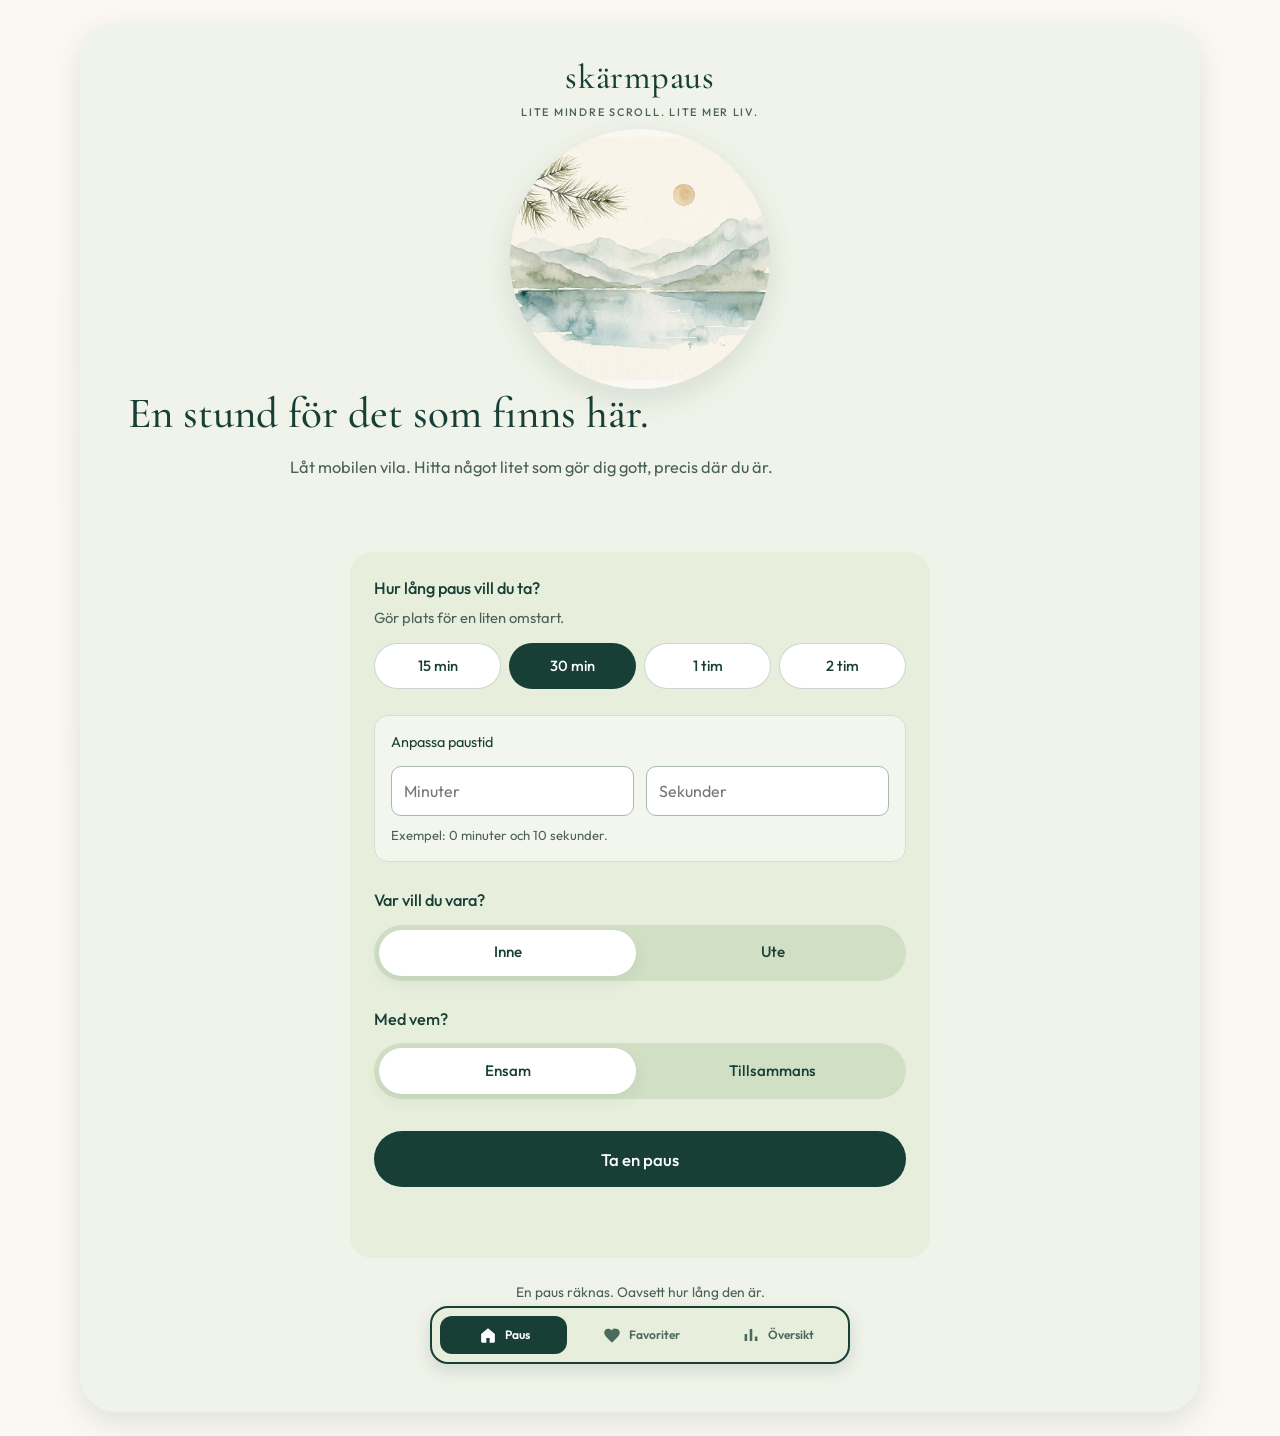
<file: Index.html>
<!DOCTYPE html>
<html lang="sv">
  <head>
    <meta charset="UTF-8" />
    <meta name="viewport" content="width=device-width, initial-scale=1.0" />
    <title>Skärmpaus</title>
    <link rel="preconnect" href="https://fonts.googleapis.com" />
    <link rel="preconnect" href="https://fonts.gstatic.com" crossorigin />
    <link
      href="https://fonts.googleapis.com/css2?family=Cormorant+Garamond:ital,wght@0,400;0,500;0,600&family=Outfit:wght@300;400;500;600&display=swap"
      rel="stylesheet"
    />
    <link rel="stylesheet" href="style.css" />
  </head>
  <body>
    <div class="app">
      <header class="brand">
        <p class="logo">skärmpaus</p>
        <p class="tagline">Lite mindre scroll. Lite mer liv.</p>
      </header>

      <main class="page">
        <section class="intro" aria-labelledby="hero-heading">
          <div class="hero-frame">
            <img
              class="hero-image"
              src="images/hero-landskap.jpg"
              alt="Akvarellmålning av en tallgren, dimmiga berg och en speglande sjö."
            />
          </div>
          <h1 id="hero-heading">En stund för det som finns här.</h1>
          <p class="lead">
            Låt mobilen vila. Hitta något litet som gör dig gott, precis där du
            är.
          </p>
        </section>

        <form class="setup" id="pause-form">
          <fieldset class="choice">
            <legend>Hur lång paus vill du ta?</legend>
            <p class="choice-hint">Gör plats för en liten omstart.</p>
            <div class="chip-row" role="radiogroup" aria-label="Paustid">
              <label class="chip">
                <input type="radio" name="duration" value="15" />
                <span>15 min</span>
              </label>
              <label class="chip">
                <input type="radio" name="duration" value="30" checked />
                <span>30 min</span>
              </label>
              <label class="chip">
                <input type="radio" name="duration" value="60" />
                <span>1 tim</span>
              </label>
              <label class="chip">
                <input type="radio" name="duration" value="120" />
                <span>2 tim</span>
              </label>
            </div>
          </fieldset>

          <div class="custom-time">
            <label for="custom-minutes">Anpassa paustid</label>
          
            <div class="custom-time-fields">
              <input
                type="number"
                id="custom-minutes"
                min="0"
                max="120"
                placeholder="Minuter"
              >
          
              <input
                type="number"
                id="custom-seconds"
                min="0"
                max="59"
                placeholder="Sekunder"
              >
            </div>
          
            <p>Exempel: 0 minuter och 10 sekunder.</p>
          </div>
          
          <fieldset class="choice">
            <legend>Var vill du vara?</legend>
            <div class="segmented" role="radiogroup" aria-label="Plats">
              <label class="segment">
                <input type="radio" name="place" value="inne" checked />
                <span>Inne</span>
              </label>
              <label class="segment">
                <input type="radio" name="place" value="ute" />
                <span>Ute</span>
              </label>
            </div>
          </fieldset>

          <fieldset class="choice">
            <legend>Med vem?</legend>
            <div class="segmented" role="radiogroup" aria-label="Sällskap">
              <label class="segment">
                <input type="radio" name="company" value="ensam" checked />
                <span>Ensam</span>
              </label>
              <label class="segment">
                <input type="radio" name="company" value="tillsammans" />
                <span>Tillsammans</span>
              </label>
            </div>
          </fieldset>

          <button class="btn-primary" type="submit">Ta en paus</button>
          <p class="form-status" id="form-status" role="status" aria-live="polite"></p>
        </form>

        <p class="footnote">En paus räknas. Oavsett hur lång den är.</p>
      </main>

      <nav class="tabbar" aria-label="Huvudmeny">
        <a class="tab is-active" href="index.html" aria-current="page">
          <svg viewBox="0 0 24 24" aria-hidden="true">
            <path
              d="M4.5 10.8 12 4.5l7.5 6.3V19a1.5 1.5 0 0 1-1.5 1.5h-4.2v-5.1h-3.6V20.5H6A1.5 1.5 0 0 1 4.5 19z"
            />
          </svg>
          Paus
        </a>
        <a class="tab is-disabled" href="#" aria-disabled="true" tabindex="-1">
          <svg viewBox="0 0 24 24" aria-hidden="true">
            <path
              d="M12.8 19.6 12 20.3l-.8-.7C6.4 15.1 3.5 12.5 3.5 9.4A4.3 4.3 0 0 1 8 5.1c1.4 0 2.7.6 3.5 1.7A4.5 4.5 0 0 1 16 5.1a4.3 4.3 0 0 1 4.5 4.3c0 3.1-2.9 5.7-7.7 10.2z"
            />
          </svg>
          Favoriter
        </a>
        <a class="tab is-disabled" href="#" aria-disabled="true" tabindex="-1">
          <svg viewBox="0 0 24 24" aria-hidden="true">
            <path d="M5 18.5V11h2.8v7.5zm5.6 0V5.5H13.4V18.5zm5.6 0v-5H19v5z" />
          </svg>
          Översikt
        </a>
      </nav>
    </div>

    <script src="script.js"></script>
  </body>
</html>
</file>
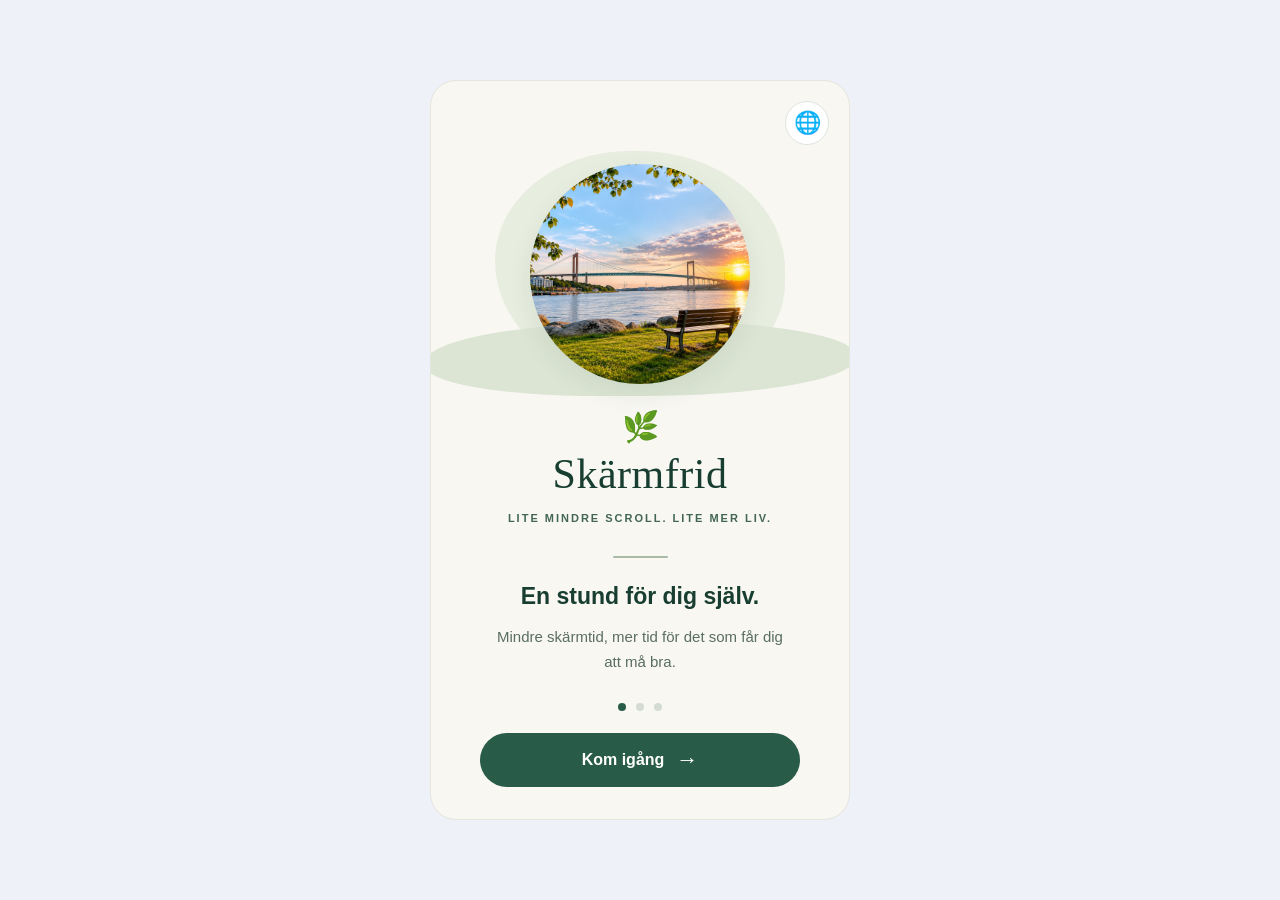
<file: index.html>
<!DOCTYPE html>
<html lang="sv">
<head>
  <meta charset="UTF-8">
  <meta name="viewport"
        content="width=device-width, initial-scale=1.0">

  <meta name="theme-color" content="#f8f7f2">

  <title>Välkommen till Skärmfrid</title>

  <style>
    * {
      box-sizing: border-box;
    }

    html {
      min-height: 100%;
    }

    body {
      margin: 0;
      font-family: Arial, Helvetica, sans-serif;
      color: #173e30;
    }

    .welcome-page {
      min-height: 100vh;
      min-height: 100dvh;
      display: flex;
      justify-content: center;
      align-items: center;
      background: #eef2f8;
      padding: 16px;
    }

    .welcome-content {
      position: relative;
      isolation: isolate;

      width: 100%;
      max-width: 420px;
      min-height: min(740px, calc(100dvh - 32px));

      display: flex;
      flex-direction: column;
      align-items: center;
      text-align: center;

      padding: 70px 22px 32px;

      background: #f8f7f2;
      border: 1px solid #e5e5dc;
      border-radius: 26px;

      overflow: hidden;
    }

    /* Språkval */

    .welcome-language {
      position: absolute;
      top: 20px;
      right: 20px;
      z-index: 5;

      display: flex;
      align-items: center;
      justify-content: center;

      width: 44px;
      height: 44px;

      border: 1px solid #dce5dd;
      border-radius: 50%;

      background: #ffffff;
      color: #285b48;
      font-size: 22px;
      cursor: pointer;
    }

    /* Bildsektion */

    .welcome-hero {
      position: relative;
      width: 100%;
      height: 245px;

      display: flex;
      align-items: center;
      justify-content: center;

      flex-shrink: 0;
      margin-bottom: 6px;
    }

    .welcome-hero::before {
      content: "";
      position: absolute;

      width: 290px;
      height: 235px;

      top: 0;
      left: 50%;
      transform: translateX(-50%);

      background: #e7eddf;
      border-radius: 48% 52% 45% 55%;

      z-index: -1;
    }

    .welcome-hero::after {
      content: "";
      position: absolute;

      width: 115%;
      height: 75px;

      bottom: 0;
      left: -7.5%;

      background: #dce5d4;
      border-radius: 55% 45% 50% 40%;

      z-index: -1;
    }

    .welcome-image {
      position: relative;
      z-index: 1;

      display: block;

      width: 220px;
      height: 220px;
      max-width: 100%;

      object-fit: cover;
      object-position: center;

      border-radius: 50%;
      box-shadow: 0 10px 25px rgba(35, 75, 55, 0.08);
    }

    /* Bladsymbol */

    .welcome-leaf {
      margin: 10px 0 8px;
      font-size: 30px;
      line-height: 1;
    }

    /* Rubrik */

    .welcome-title {
      margin: 0 0 12px;

      font-family: Georgia, "Times New Roman", serif;
      font-size: 42px;
      font-weight: 500;
      letter-spacing: 0.5px;

      color: #173e30;
    }

    .welcome-slogan {
      margin: 0;

      font-size: 11px;
      font-weight: 600;
      letter-spacing: 2px;
      line-height: 1.6;

      color: #426653;
    }

    /* Introduktion */

    .welcome-divider {
      width: 55px;
      height: 2px;
      margin: 28px 0 23px;
      background: #a8bba6;
      border-radius: 5px;
    }

    .welcome-heading {
      margin: 0 0 12px;

      font-size: 23px;
      font-weight: 700;
      line-height: 1.35;

      color: #173e30;
    }

    .welcome-description {
      max-width: 300px;
      margin: 0;

      font-size: 15px;
      line-height: 1.7;

      color: #596d62;
    }

    /* Dekorativa prickar */

    .welcome-dots {
      display: flex;
      justify-content: center;
      gap: 10px;

      margin-top: 28px;
    }

    .welcome-dots span {
      width: 8px;
      height: 8px;
      border-radius: 50%;
      background: #d4dcd1;
    }

    .welcome-dots span.active {
      background: #285b48;
    }

    /* Kom igång */

    .welcome-start {
      display: flex;
      justify-content: center;
      align-items: center;
      gap: 12px;

      width: 100%;
      max-width: 320px;
      min-height: 54px;

      margin-top: auto;
      padding: 14px 20px;

      border-radius: 32px;

      background: #285b48;
      color: #ffffff;

      text-decoration: none;
      font-size: 16px;
      font-weight: 600;

      transition: background 0.2s ease;
    }

    .welcome-start:hover {
      background: #1e4536;
    }

    .welcome-start:focus-visible,
    .welcome-language:focus-visible {
      outline: 3px solid #d59b52;
      outline-offset: 4px;
    }

    .welcome-arrow {
      font-size: 22px;
      line-height: 1;
    }

    /* Mobilanpassning */

    @media (max-width: 390px) {
      .welcome-content {
        padding: 65px 18px 25px;
      }

      .welcome-hero {
        height: 215px;
      }

      .welcome-hero::before {
        width: 250px;
        height: 205px;
      }

      .welcome-image {
        width: 195px;
        height: 195px;
      }

      .welcome-title {
        font-size: 37px;
      }

      .welcome-heading {
        font-size: 21px;
      }

      .welcome-description {
        font-size: 14px;
      }

      .welcome-divider {
        margin: 22px 0 18px;
      }

      .welcome-dots {
        margin-top: 22px;
      }
    }

    @media (max-height: 720px) {
      .welcome-content {
        min-height: 0;
      }

      .welcome-hero {
        height: 195px;
      }

      .welcome-hero::before {
        height: 185px;
      }

      .welcome-hero::after {
        height: 55px;
      }

      .welcome-image {
        width: 175px;
        height: 175px;
      }

      .welcome-divider {
        margin: 18px 0;
      }

      .welcome-dots {
        margin-top: 18px;
      }

      .welcome-start {
        margin-top: 25px;
      }
    }

    @media (prefers-reduced-motion: reduce) {
      .welcome-start {
        transition: none;
      }
    }
  </style>
</head>

<body class="welcome-page">

  <main class="welcome-content">

    <!-- Språkval, aktiveras senare -->
    <button
      class="welcome-language"
      type="button"
      aria-label="Språkval kommer snart"
      title="Språkval kommer snart">
      🌐
    </button>

    <!-- Göteborgsbild -->
    <div class="welcome-hero">

      <img
        class="welcome-image"
        src="images/goteborg-alvsborgsbron.png"
        alt="Utsikt över Älvsborgsbron och Göta älv i Göteborg"
      >

    </div>

    <!-- Logotyp -->
    <div class="welcome-leaf" aria-hidden="true">
      🌿
    </div>

    <h1 class="welcome-title">
      Skärmfrid
    </h1>

    <p class="welcome-slogan">
      LITE MINDRE SCROLL. LITE MER LIV.
    </p>

    <!-- Introduktion -->
    <div class="welcome-divider" aria-hidden="true"></div>

    <h2 class="welcome-heading">
      En stund för dig själv.
    </h2>

    <p class="welcome-description">
      Mindre skärmtid, mer tid för det
      som får dig att må bra.
    </p>

    <!-- Dekorativa prickar -->
    <div class="welcome-dots" aria-hidden="true">
      <span class="active"></span>
      <span></span>
      <span></span>
    </div>

    <!-- Till funktionssidan -->
    <a class="welcome-start" href="hem.html">
      <span>Kom igång</span>
      <span class="welcome-arrow" aria-hidden="true">→</span>
    </a>

  </main>

</body>
</html>
</file>
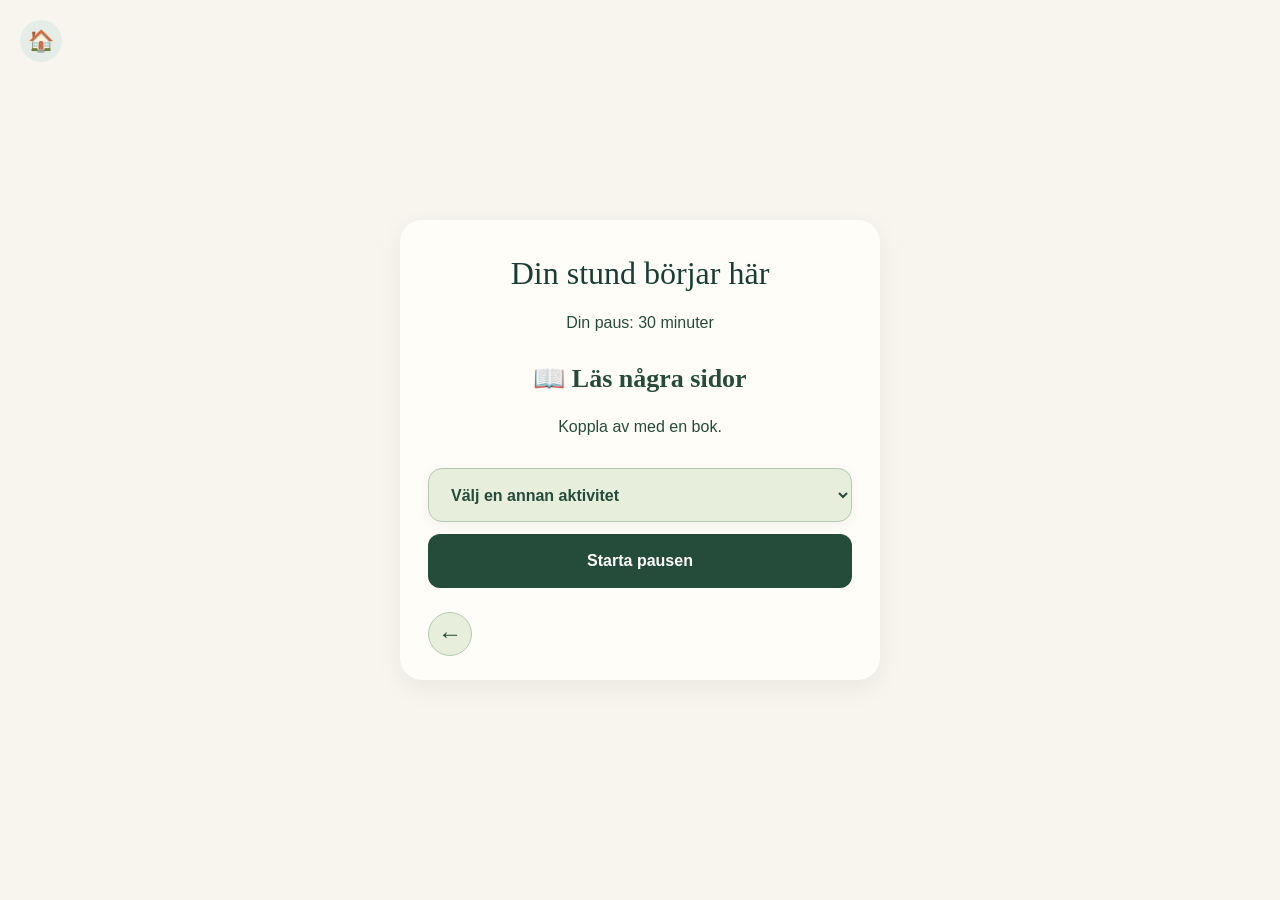
<file: Aktivitetsforslag.html>
<!DOCTYPE html>
<html lang="sv">
<head>
  <meta charset="UTF-8">
  <meta name="viewport"
        content="width=device-width, initial-scale=1.0">

  <title>Aktivitetsförslag – Skärmfrid</title>

  <link rel="stylesheet" href="style.css">

  <style>
    * {
      box-sizing: border-box;
    }

    .activity-page {
      min-height: 100vh;
      min-height: 100dvh;
      display: grid;
      place-items: center;
      padding: 24px;
      margin: 0;
      background: #f7f5ee;
      color: #254b3b;
    }

    .activity-card {
      width: 100%;
      max-width: 480px;
      padding: 36px 28px 24px;
      text-align: center;
      background: #fffdf8;
      border-radius: 22px;
      box-shadow: 0 8px 28px rgba(0,0,0,.06);
    }

    .activity-card h1 {
      font-family: Georgia, serif;
      font-size: 32px;
      margin: 0 0 18px;
    }

    .activity-card h2 {
      font-family: Georgia, serif;
      font-size: 26px;
      margin: 24px 0 12px;
    }

    .activity-card p {
      line-height: 1.6;
    }

    .activity-actions {
      display: grid;
      gap: 12px;
      margin-top: 28px;
    }

    .activity-actions button {
      padding: 15px;
      border-radius: 12px;
      cursor: pointer;
      font-size: 16px;
    }

    .activity-primary {
      background: #254b3b;
      color: #ffffff;
      border: none;
      font-weight: 600;
    }

    .activity-primary:hover {
      background: #193d2e;
    }

    .activity-secondary {
      background: transparent;
      color: #254b3b;
      border: 1px solid #254b3b;
    }

    /* Aktivitetslista */

    #activity-select {
      width: 100%;
      min-height: 54px;
      padding: 14px 44px 14px 18px;
      background-color: #e7eedc;
      color: #254b3b;
      border: 1.5px solid #b6c8b6;
      border-radius: 14px;
      font-family: inherit;
      font-size: 16px;
      font-weight: 600;
      cursor: pointer;
      box-shadow: 0 4px 12px rgba(37,75,59,.06);
    }

    #activity-select:hover {
      border-color: #254b3b;
    }

    #activity-select option {
      background: #fffdf8;
      color: #254b3b;
      font-weight: 400;
    }

    /* Tillbaka-pil längst ned till vänster */

    .activity-navigation {
      display: flex;
      justify-content: flex-start;
      margin-top: 24px;
    }

    .activity-back-btn {
      display: inline-flex;
      align-items: center;
      justify-content: center;
      width: 44px;
      height: 44px;
      background: #e7eedc;
      color: #254b3b;
      border: 1px solid #b6c8b6;
      border-radius: 50%;
      font-size: 24px;
      font-weight: 500;
      text-decoration: none;
      transition: background .2s ease;
    }

    .activity-back-btn:hover {
      background: #d5e3cd;
    }

    .activity-back-btn:focus-visible,
    #activity-select:focus-visible,
    .activity-actions button:focus-visible {
      outline: 3px solid #8eaf91;
      outline-offset: 3px;
    }

    @media (max-width: 480px) {
      .activity-page {
        padding: 16px;
      }

      .activity-card {
        padding: 28px 20px 22px;
      }

      .activity-card h1 {
        font-size: 28px;
      }

      .activity-card h2 {
        font-size: 23px;
      }
    }

    @media (prefers-reduced-motion: reduce) {
      .activity-back-btn {
        transition: none;
      }
    }
  </style>
</head>

<body class="activity-page">
 

<a href="hem.html" class="home-button" aria-label="Till startsidan">
  🏠
</a>

  <main class="activity-card">

    <p
      class="user-greeting"
      id="user-greeting"
      hidden>
    </p>

    <h1>Din stund börjar här</h1>

    <p id="choice-summary"></p>

    <h2 id="activity-title">
      Ditt aktivitetsförslag
    </h2>

    <p id="activity-description">
      Vi hittar något fint att göra under din paus.
    </p>

    <div class="activity-actions">

      <select
        id="activity-select"
        class="activity-secondary"
        aria-label="Välj en annan aktivitet">

        <option value="" disabled selected>
          Välj en annan aktivitet
        </option>

      </select>

      <button
        class="activity-primary"
        id="start-break"
        type="button">
        Starta pausen
      </button>

    </div>

    <!-- Tillbaka till funktionssidan -->
    <nav class="activity-navigation"
         aria-label="Tillbaka">

      <a
        href="hem.html"
        class="activity-back-btn"
        aria-label="Tillbaka till Skärmfrids funktionssida"
        title="Tillbaka">
        <span aria-hidden="true">←</span>
      </a>

    </nav>

  </main>

  <script src="Aktivitetsforslag.js"></script>

</body>
</html>
</file>
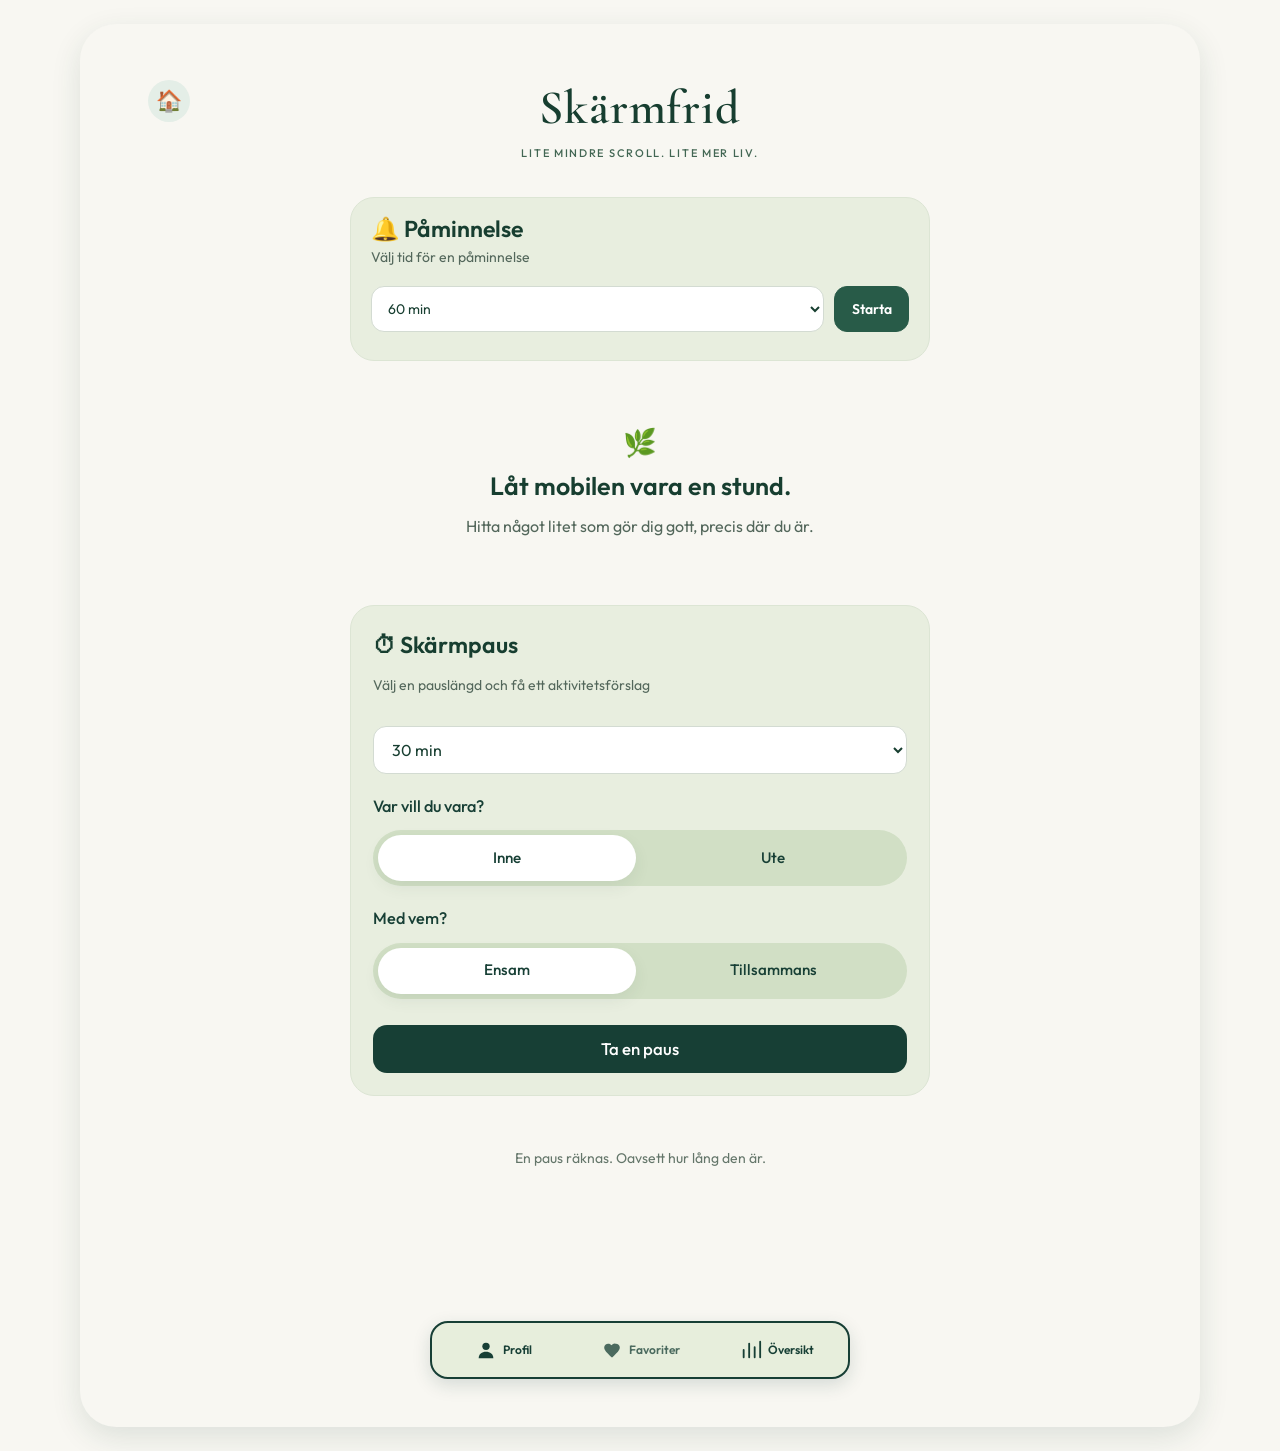
<file: hem.html>
<!DOCTYPE html>
<html lang="sv">
<head>
  <meta charset="UTF-8">
  <meta name="viewport"
        content="width=device-width, initial-scale=1.0">

  <title>Skärmfrid – Hem</title>

  <link rel="preconnect"
        href="https://fonts.googleapis.com">
  <link rel="preconnect"
        href="https://fonts.gstatic.com"
        crossorigin>

  <link
    href="https://fonts.googleapis.com/css2?family=Cormorant+Garamond:wght@400;500;600&family=Outfit:wght@300;400;500;600;700&display=swap"
    rel="stylesheet"
  >

  <link rel="stylesheet" href="style.css">
  <link rel="manifest" href="manifest.json">
  <meta name="theme-color" content="#254b3b">

  <style>
    /* Sida 2 – Skärmfrid */

    body {
      background: #f8f7f2;
    }

    .app {
      background: #f8f7f2;
    }

    /* Rubrik */

    .brand {
      position: relative;
      text-align: center;
      padding: 22px 16px 10px;
    }

    .brand .logo {
      font-family: "Cormorant Garamond", Georgia, serif;
      font-size: clamp(38px, 6vw, 48px);
      font-weight: 600;
      line-height: 1.1;
      color: #173e30;
      margin: 0;
    }

    .brand .tagline {
      font-family: "Outfit", Arial, sans-serif;
      font-size: 11px;
      letter-spacing: 1.7px;
      text-transform: uppercase;
      color: #426653;
      margin: 10px 0 0;
    }

    .page {
      width: 100%;
      max-width: 620px;
      margin: 0 auto;
      padding: 18px 20px 120px;
    }

    /* Påminnelse */

    .intro {
      display: block;
      margin: 0;
      padding: 0;
      background: transparent;
      border: none;
      box-shadow: none;
    }

    .hero-content {
      display: block;
      margin: 0;
      padding: 0;
    }

    .reminder-area {
      width: 100%;
      max-width: 100%;
      margin: 0;
      padding: 20px;

      background: #e8eedf;
      border: 1px solid #dce5d4;
      border-radius: 24px;
      box-shadow: none;
    }

    .reminder-heading {
      display: flex;
      align-items: center;
      gap: 10px;

      font-family: "Outfit", Arial, sans-serif;
      font-size: 23px;
      font-weight: 600;
      color: #173e30;

      margin: 0 0 5px;
    }

    .reminder-subtitle {
      font-family: "Outfit", Arial, sans-serif;
      font-size: 14px;
      color: #53675b;
      margin: 0 0 18px;
    }

    .reminder-mini {
      display: flex;
      flex-wrap: wrap;
      align-items: center;
      gap: 10px;

      width: 100%;
      margin: 0;
      padding: 0;

      background: transparent;
      border: none;
      box-shadow: none;
    }

    .reminder-mini label {
      display: none;
    }

    #reminder-time,
    #reminder-custom-minutes {
      font-family: "Outfit", Arial, sans-serif;
      font-size: 14px;

      height: 46px;
      min-width: 0;
      margin: 0;
      padding: 0 12px;

      border: 1px solid #d3dbd2;
      border-radius: 13px;
      background: #ffffff;
      color: #173e30;
      box-shadow: none;
    }

    #reminder-time {
      flex: 1 1 135px;
      width: auto;
    }

    #reminder-custom-minutes {
      flex: 0 1 88px;
      width: 88px;
      font-variant-numeric: tabular-nums;
    }

    #reminder-custom-minutes[hidden] {
      display: none !important;
    }

    #start-reminder {
      flex: 0 0 auto;

      width: auto;
      min-width: 78px;
      height: 46px;
      margin: 0;
      padding: 0 15px;

      border: 1px solid #285b48;
      border-radius: 13px;

      background: #285b48;
      color: #ffffff;

      font-family: "Outfit", Arial, sans-serif;
      font-size: 14px;
      font-weight: 600;
      cursor: pointer;
    }

    #start-reminder.is-stopping {
      background: #b83b3b !important;
      border-color: #b83b3b !important;
      color: #ffffff !important;
    }

    #reminder-status {
      font-family: "Outfit", Arial, sans-serif;
      font-size: 14px;
      font-weight: 600;
      color: #254b3b;
      font-variant-numeric: tabular-nums;
      margin: 10px 0 0;
    }

    #reminder-status:empty {
      display: none;
    }

    /* Inspirationstext mellan korten */

    .pause-message {
      text-align: center;
      margin: 44px auto 42px;
      max-width: 460px;
      padding: 0 8px;
    }

    .pause-message-icon {
      font-size: 27px;
      line-height: 1;
      margin-bottom: 14px;
    }

    .pause-message h2 {
      font-family: "Outfit", Arial, sans-serif;
      font-size: clamp(21px, 4.5vw, 25px);
      font-weight: 600;
      line-height: 1.35;
      color: #173e30;
      margin: 0 0 10px;
    }

    .pause-message p {
      font-family: "Outfit", Arial, sans-serif;
      font-size: 16px;
      line-height: 1.6;
      color: #53675b;
      margin: 0;
    }

    /* Skärmpaus */

    #pause-form.setup {
      width: 100%;
      max-width: 100%;
      margin: 0 auto;
      padding: 22px;

      display: flex;
      flex-direction: column;
      gap: 20px;

      background: #e8eedf;
      border: 1px solid #dce5d4;
      border-radius: 24px;
      box-shadow: none;
    }

    .pause-time-box {
      display: flex;
      flex-direction: column;
      gap: 12px;
    }

    .pause-time-box label {
      font-family: "Outfit", Arial, sans-serif;
      font-size: 23px;
      font-weight: 600;
      color: #173e30;
    }

    #pause-duration {
      width: 100%;
      min-height: 48px;
      border: 1px solid #d3dbd2;
      border-radius: 13px;
      background: #ffffff;
      color: #173e30;
      font-family: "Outfit", Arial, sans-serif;
      font-size: 16px;
      padding: 0 14px;
    }

    /* Valfri paustid */

    #pause-form #pause-custom-time {
      display: none !important;
      margin: 0;
      padding: 0;
      background: transparent;
      border: none;
      box-shadow: none;
    }

    #pause-form:has(
      #pause-duration option[value="custom"]:checked
    ) #pause-custom-time {
      display: block !important;
    }

    #pause-custom-time .custom-time-fields {
      display: flex;
      gap: 10px;
    }

    #pause-custom-time .custom-time-fields input {
      flex: 1;
      width: 100%;
      min-width: 0;
    }

    .choice {
      margin: 0;
    }

    .btn-primary {
      min-height: 48px;
      border-radius: 14px;
    }

    .form-status:empty {
      display: none;
    }

    .footnote {
      text-align: center;
      margin: 28px 0;
      color: #64766a;
      font-size: 14px;
    }

    /* Navigering */

    .tabbar {
      z-index: 20;
    }

    /* Mobil */

    @media (max-width: 600px) {
      .brand {
        padding-top: 20px;
      }

      .page {
        padding: 14px 16px 125px;
      }

      .reminder-area {
        padding: 18px 15px;
        border-radius: 21px;
      }

      .reminder-heading {
        font-size: 21px;
      }

      .reminder-mini {
        gap: 8px;
      }

      #reminder-time {
        flex: 1 1 125px;
      }

      #reminder-custom-minutes {
        flex: 0 1 78px;
        width: 78px;
        padding: 0 8px;
      }

      #start-reminder {
        min-width: 70px;
        padding: 0 12px;
        font-size: 13px;
      }

      .pause-message {
        margin: 38px auto;
      }

      #pause-form.setup {
        padding: 18px;
        gap: 18px;
        border-radius: 21px;
      }
    }

    @media (max-width: 360px) {
      .reminder-mini {
        gap: 7px;
      }

      #reminder-time {
        flex-basis: 100%;
      }

      #reminder-custom-minutes {
        flex: 1 1 90px;
      }

      #start-reminder {
        flex: 0 0 auto;
      }
    }


/* Kompakt påminnelsekort */

.reminder-area {
  padding: 18px 20px !important;
  min-height: 0 !important;
  height: auto !important;
}

.reminder-mini {
  display: flex !important;
  flex-direction: row !important;
  flex-wrap: wrap !important;
  align-items: center !important;
  justify-content: flex-start !important;
  gap: 10px !important;
  min-height: 0 !important;
  height: auto !important;
}

#reminder-time {
  display: block !important;
  flex: 1 1 135px !important;
  width: auto !important;
  min-width: 110px !important;
  max-width: none !important;
  height: 46px !important;
  min-height: 46px !important;
  padding: 0 12px !important;
  margin: 0 !important;
}

#reminder-custom-minutes:not([hidden]) {
  display: block !important;
  flex: 0 1 85px !important;
  width: 85px !important;
  min-width: 70px !important;
  height: 46px !important;
  margin: 0 !important;
}

#start-reminder {
  display: inline-flex !important;
  align-items: center !important;
  justify-content: center !important;
  flex: 0 0 auto !important;
  width: auto !important;
  min-width: 75px !important;
  height: 46px !important;
  margin: 0 !important;
  padding: 0 14px !important;
  font-size: 14px !important;
}

#start-reminder.is-stopping {
  background: #b83b3b !important;
  border-color: #b83b3b !important;
  color: white !important;
}

#reminder-custom-minutes[hidden] {
  display: none !important;
}

@media (max-width: 360px) {
  #reminder-time {
    flex: 1 1 100% !important;
  }
}


/* Hemknapp till välkomstsidan */
.brand {
  position: relative;
}

.home-link {
  position: absolute;
  top: 20px;
  left: 18px;
  display: flex;
  align-items: center;
  justify-content: center;
  width: 38px;
  height: 38px;
  border-radius: 50%;
  background: #e8eedf;
  color: #254b3b;
  font-size: 20px;
  text-decoration: none;
  transition: background 0.2s ease;
}

.home-link:hover {
  background: #d5e2d0;
}

.home-link:focus-visible {
  outline: 3px solid #285b48;
  outline-offset: 3px;
}

  </style>
</head>

<body>
  <div class="app">

    <!-- Rubrik -->
    <header class="brand">



        <a href="index.html" class="home-button" aria-label="Till startsidan">
            🏠
          </a>
          

      <p class="logo">Skärmfrid</p>

      <p class="tagline">
        Lite mindre scroll. Lite mer liv.
      </p>

      <p
        class="user-greeting"
        id="user-greeting"
        hidden>
      </p>
    </header>

    <main class="page">

      <!-- Påminnelse -->
      <section
        class="intro"
        aria-labelledby="reminder-heading"
      >
        <div class="hero-content">
          <div class="reminder-area">

            <h1
              class="reminder-heading"
              id="reminder-heading">
              🔔 Påminnelse
            </h1>

            <p class="reminder-subtitle">
              Välj tid för en påminnelse
            </p>

            <div class="reminder-mini">

              <label for="reminder-time">
                Påminnelsetid
              </label>

              <select id="reminder-time">
                <option value="5">5 min</option>
                <option value="15">15 min</option>
                <option value="30">30 min</option>
                <option value="60" selected>60 min</option>
                <option value="90">90 min</option>
                <option value="120">120 min</option>
                <option value="custom">Valfri tid</option>
              </select>

              <input
                type="text"
                id="reminder-custom-minutes"
                inputmode="numeric"
                placeholder="00:04"
                aria-label="Valfri påminnelsetid i minuter och sekunder"
                hidden
              >

              <button
                type="button"
                id="start-reminder"
                class="reminder-start">
                Starta
              </button>

            </div>

            <p
              id="reminder-status"
              class="reminder-status"
              role="status"
              aria-live="polite">
            </p>

          </div>
        </div>
      </section>

      <!-- Inspirationstext -->
      <section
        class="pause-message"
        aria-labelledby="pause-message-heading"
      >
        <div class="pause-message-icon" aria-hidden="true">
          🌿
        </div>

        <h2 id="pause-message-heading">
          Låt mobilen vara en stund.
        </h2>

        <p>
          Hitta något litet som gör dig gott,
          precis där du är.
        </p>
      </section>

      <!-- Skärmpaus -->
      <form class="setup" id="pause-form">

        <div class="pause-time-box">
          <label for="pause-duration">
            ⏱ Skärmpaus
          </label>

          <p class="reminder-subtitle">
            Välj en pauslängd och få ett aktivitetsförslag
          </p>

          <select
            id="pause-duration"
            name="duration">
            <option value="15">15 min</option>
            <option value="30" selected>30 min</option>
            <option value="60">1 timme</option>
            <option value="120">2 timmar</option>
            <option value="custom">Valfri tid</option>
          </select>
        </div>

        <!-- Valfri paustid -->
        <div
          class="custom-time"
          id="pause-custom-time"
          hidden>

          <div class="custom-time-fields">
            <input
              type="number"
              id="custom-minutes"
              min="0"
              max="120"
              placeholder="Minuter"
              aria-label="Minuter"
            >

            <input
              type="number"
              id="custom-seconds"
              min="0"
              max="59"
              placeholder="Sekunder"
              aria-label="Sekunder"
            >
          </div>
        </div>

        <!-- Plats -->
        <fieldset class="choice">
          <legend>Var vill du vara?</legend>

          <div
            class="segmented"
            role="radiogroup"
            aria-label="Plats">

            <label class="segment">
              <input
                type="radio"
                name="place"
                value="inne"
                checked>
              <span>Inne</span>
            </label>

            <label class="segment">
              <input
                type="radio"
                name="place"
                value="ute">
              <span>Ute</span>
            </label>

          </div>
        </fieldset>

        <!-- Sällskap -->
        <fieldset class="choice">
          <legend>Med vem?</legend>

          <div
            class="segmented"
            role="radiogroup"
            aria-label="Sällskap">

            <label class="segment">
              <input
                type="radio"
                name="company"
                value="ensam"
                checked>
              <span>Ensam</span>
            </label>

            <label class="segment">
              <input
                type="radio"
                name="company"
                value="tillsammans">
              <span>Tillsammans</span>
            </label>

          </div>
        </fieldset>

        <button
          class="btn-primary"
          type="submit">
          Ta en paus
        </button>

        <p
          class="form-status"
          id="form-status"
          role="status"
          aria-live="polite">
        </p>

      </form>

      <p class="footnote">
        En paus räknas. Oavsett hur lång den är.
      </p>

    </main>

    <!-- Navigation -->
    <nav class="tabbar" aria-label="Huvudmeny">

      <a class="tab" href="profil.html">
        <svg viewBox="0 0 24 24" aria-hidden="true">
          <circle cx="12" cy="8" r="4"></circle>
          <path d="M4 21c0-4.5 3.5-7 8-7s8 2.5 8 7"></path>
        </svg>
        Profil
      </a>

      <a
        class="tab is-disabled"
        href="#"
        aria-disabled="true"
        tabindex="-1">
        <svg viewBox="0 0 24 24" aria-hidden="true">
          <path d="M12.8 19.6 12 20.3l-.8-.7C6.4 15.1 3.5 12.5 3.5 9.4A4.3 4.3 0 0 1 8 5.1c1.4 0 2.7.6 3.5 1.7A4.5 4.5 0 0 1 16 5.1a4.3 4.3 0 0 1 4.5 4.3c0 3.1-2.9 5.7-7.7 10.2z"></path>
        </svg>
        Favoriter
      </a>

      <a class="tab" href="oversikt.html">
        <svg
          viewBox="0 0 24 24"
          aria-hidden="true"
          fill="none"
          stroke="currentColor"
          stroke-width="2"
          stroke-linecap="round">

          <path d="M4 20V12M10 20V5M16 20V9M22 20V3"></path>
        </svg>
        Översikt
      </a>

    </nav>

  </div>

  <script src="script.js"></script>
  <script src="paminnelse.js"></script>
</body>
</html>
</file>
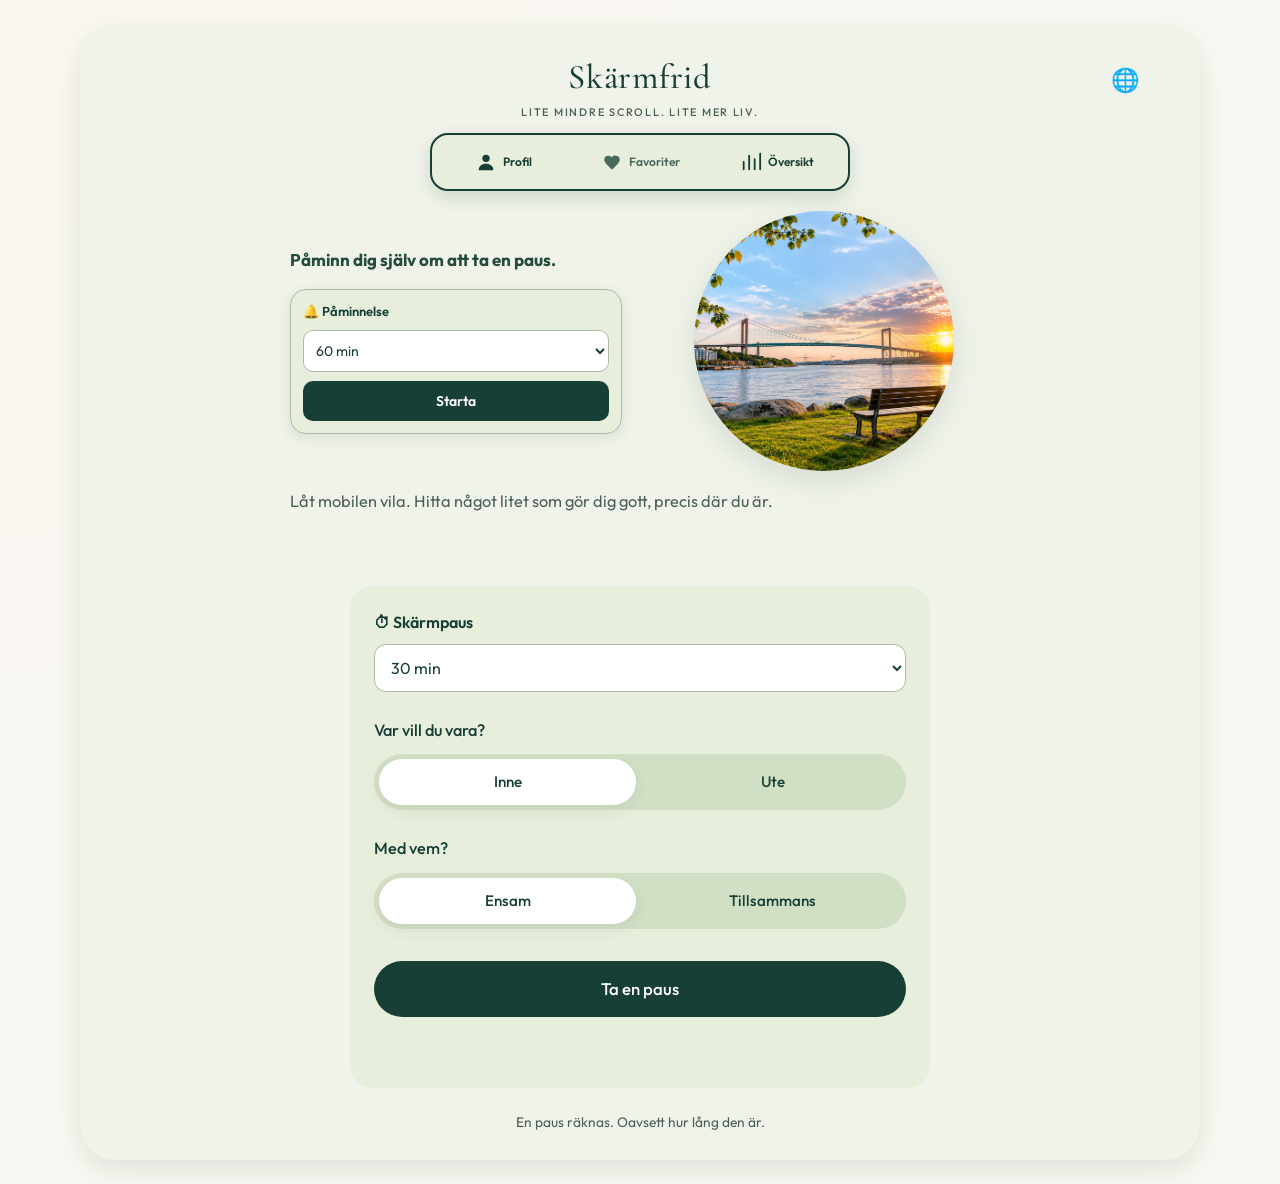
<file: index-backup.html>
<!DOCTYPE html>
<html lang="sv">
<head>
  <meta charset="UTF-8">
  <meta name="viewport" content="width=device-width, initial-scale=1.0">

  <title>Skärmfrid</title>

  <link rel="preconnect" href="https://fonts.googleapis.com">
  <link rel="preconnect" href="https://fonts.gstatic.com" crossorigin>
  <link
    href="https://fonts.googleapis.com/css2?family=Cormorant+Garamond:ital,wght@0,400;0,500;0,600&family=Outfit:wght@300;400;500;600&display=swap"
    rel="stylesheet"
  >

  <link rel="stylesheet" href="style.css">
  <link rel="manifest" href="manifest.json">
  <meta name="theme-color" content="#254b3b">

  <style>
    /* Luftigare Skärmpaus-panel */
    #pause-form.setup {
      width: calc(100% - 32px);
      max-width: 580px;
      margin: 48px auto 0;
      padding: 24px;
      gap: 26px;
      border-radius: 22px;
    }

    @media (max-width: 600px) {
      #pause-form.setup {
        width: calc(100% - 16px);
        margin-top: 36px;
        padding: 18px;
        gap: 22px;
      }
    }

    @media (min-width: 900px) {
      #pause-form.setup {
        max-width: 580px;
        margin: 48px auto 0;
      }
    }

    /* Visa valfri tid endast när den väljs */
    #pause-form #pause-custom-time {
      display: none !important;
      margin-top: 0;
      padding: 0;
      background: transparent;
      border: none;
      box-shadow: none;
    }

    #pause-form:has(#pause-duration option[value="custom"]:checked)
    #pause-custom-time {
      display: block !important;
    }

    #pause-custom-time .custom-time-fields {
      display: flex;
      gap: 10px;
      margin-top: 0;
    }

    #pause-custom-time .custom-time-fields input {
      flex: 1;
      width: 100%;
      min-width: 0;
    }


/* Språksymbol – funktion kommer senare */
.brand {
  position: relative;
}

.language-icon {
  position: absolute;
  top: 8px;
  right: 12px;
  font-size: 23px;
  line-height: 1;
  user-select: none;
}


/* Röd Stoppa-knapp när påminnelsen är aktiv */
#start-reminder.is-stopping {
  background: #b83b3b !important;
  color: white !important;
  border-color: #b83b3b !important;
}

/* Nedräkning */
#reminder-status {
  font-weight: 600;
  color: #254b3b;
  font-variant-numeric: tabular-nums;
}


  </style>
</head>

<body>
<div class="app">

  
<header class="brand">
  <span class="language-icon"
        role="img"
        aria-label="Språkval kommer snart"
        title="Språkval kommer snart">
    🌐
  </span>

  <p class="logo">Skärmfrid</p>

    <p class="tagline">Lite mindre scroll. Lite mer liv.</p>
    <p class="user-greeting" id="user-greeting" hidden></p>
  </header>

  <nav class="tabbar" aria-label="Huvudmeny">

    <a class="tab" href="profil.html">
      <svg viewBox="0 0 24 24" aria-hidden="true">
        <circle cx="12" cy="8" r="4"></circle>
        <path d="M4 21c0-4.5 3.5-7 8-7s8 2.5 8 7"></path>
      </svg>
      Profil
    </a>

    <a class="tab is-disabled"
       href="#"
       aria-disabled="true"
       tabindex="-1">
      <svg viewBox="0 0 24 24" aria-hidden="true">
        <path d="M12.8 19.6 12 20.3l-.8-.7C6.4 15.1 3.5 12.5 3.5 9.4A4.3 4.3 0 0 1 8 5.1c1.4 0 2.7.6 3.5 1.7A4.5 4.5 0 0 1 16 5.1a4.3 4.3 0 0 1 4.5 4.3c0 3.1-2.9 5.7-7.7 10.2z"></path>
      </svg>
      Favoriter
    </a>

    <a class="tab" href="oversikt.html">
      <svg
        viewBox="0 0 24 24"
        aria-hidden="true"
        fill="none"
        stroke="currentColor"
        stroke-width="2"
        stroke-linecap="round"
      >
        <path d="M4 20V12M10 20V5M16 20V9M22 20V3"></path>
      </svg>
      Översikt
    </a>

  </nav>

  <main class="page">

    <!-- Påminnelse och Göteborgsbild -->
    <section
      class="intro"
      aria-label="Påminnelse och Göteborgsbild"
    >

      <div class="hero-content">

        <div class="reminder-area">

          <p class="reminder-description">
            <strong>Påminn dig själv om att ta en paus.</strong>
          </p>

          <p
            id="reminder-status"
            class="reminder-status"
            role="status"
            aria-live="polite"
          ></p>

          <div class="reminder-mini">

            <label for="reminder-time">
              🔔 Påminnelse
            </label>

            <select id="reminder-time">
              <option value="5">5 min</option>
              <option value="15">15 min</option>
              <option value="30">30 min</option>
              <option value="60" selected>60 min</option>
              <option value="90">90 min</option>
              <option value="120">120 min</option>
              <option value="custom">Valfri tid</option>
            </select>

                       
<input
type="text"
id="reminder-custom-minutes"
inputmode="numeric"
placeholder="00:04"
aria-label="Valfri påminnelsetid i minuter och sekunder"
hidden
>

            <button
              type="button"
              id="start-reminder"
              class="reminder-start"
            >
              Starta
            </button>

          </div>
        </div>

        <div class="hero-frame">
          <img
            class="hero-image"
            src="images/goteborg-alvsborgsbron.png"
            alt="Älvsborgsbron i Göteborg vid solnedgången"
          >
        </div>

      </div>

      <p class="lead">
        Låt mobilen vila. Hitta något litet som gör dig gott,
        precis där du är.
      </p>

    </section>

    <!-- Skärmpaus-panel -->
    <form class="setup" id="pause-form">

      <div class="pause-time-box">

        <label for="pause-duration">
          ⏱ Skärmpaus
        </label>

        <select id="pause-duration" name="duration">
          <option value="15">15 min</option>
          <option value="30" selected>30 min</option>
          <option value="60">1 timme</option>
          <option value="120">2 timmar</option>
          <option value="custom">Valfri tid</option>
        </select>

      </div>

      <!-- Minuter och sekunder visas endast vid Valfri tid -->
      <div
        class="custom-time"
        id="pause-custom-time"
        hidden
      >
        <div class="custom-time-fields">

          <input
            type="number"
            id="custom-minutes"
            min="0"
            max="120"
            placeholder="Minuter"
            aria-label="Minuter"
          >

          <input
            type="number"
            id="custom-seconds"
            min="0"
            max="59"
            placeholder="Sekunder"
            aria-label="Sekunder"
          >

        </div>
      </div>

      <fieldset class="choice">
        <legend>Var vill du vara?</legend>

        <div
          class="segmented"
          role="radiogroup"
          aria-label="Plats"
        >

          <label class="segment">
            <input
              type="radio"
              name="place"
              value="inne"
              checked
            >
            <span>Inne</span>
          </label>

          <label class="segment">
            <input
              type="radio"
              name="place"
              value="ute"
            >
            <span>Ute</span>
          </label>

        </div>
      </fieldset>

      <fieldset class="choice">
        <legend>Med vem?</legend>

        <div
          class="segmented"
          role="radiogroup"
          aria-label="Sällskap"
        >

          <label class="segment">
            <input
              type="radio"
              name="company"
              value="ensam"
              checked
            >
            <span>Ensam</span>
          </label>

          <label class="segment">
            <input
              type="radio"
              name="company"
              value="tillsammans"
            >
            <span>Tillsammans</span>
          </label>

        </div>
      </fieldset>

      <button class="btn-primary" type="submit">
        Ta en paus
      </button>

      <p
        class="form-status"
        id="form-status"
        role="status"
        aria-live="polite"
      ></p>

    </form>

    <p class="footnote">
      En paus räknas. Oavsett hur lång den är.
    </p>

  </main>
</div>

<script src="script.js"></script>
<script src="paminnelse.js"></script>

</body>
</html>
</file>
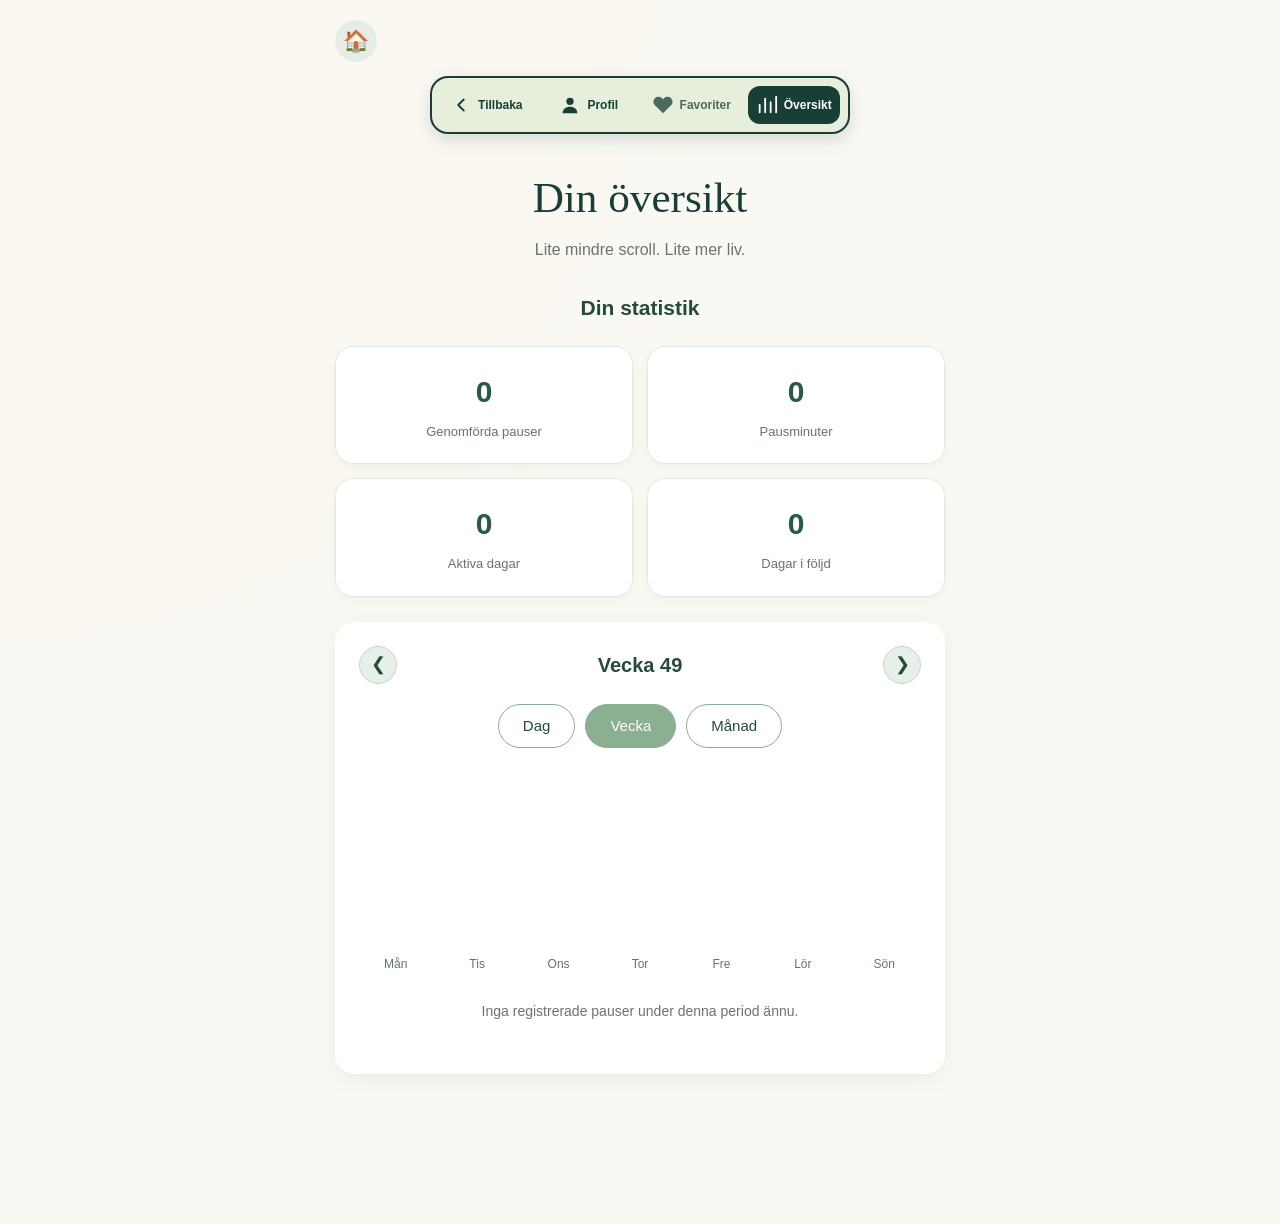
<file: oversikt.html>
<!DOCTYPE html>
<html lang="sv">
<head>
  <meta charset="UTF-8">
  <meta name="viewport"
        content="width=device-width, initial-scale=1.0">

  <title>Översikt – Skärmfrid</title>
  <link rel="stylesheet" href="style.css">

  <style>
    /* SIDANS LAYOUT */
    .overview-header {
      position: relative;
      max-width: 650px;
      margin: 0 auto;
      padding: 24px 20px 0;
      min-height: 72px;
    }

    /* Home-symbol längst upp till vänster */
    .overview-home {
      display: inline-flex;
      align-items: center;
      justify-content: center;
      width: 44px;
      height: 44px;
      background: #e7eedc;
      color: #254b3b;
      border: 1px solid #b6c8b6;
      border-radius: 50%;
      text-decoration: none;
      transition: background .2s ease;
    }

    .overview-home svg {
      width: 22px;
      height: 22px;
      fill: none;
      stroke: currentColor;
      stroke-width: 2;
      stroke-linecap: round;
      stroke-linejoin: round;
    }

    .overview-home:hover {
      background: #d5e3cd;
    }

    .overview-page {
      max-width: 650px;
      margin: 0 auto;
      padding: 20px 20px 30px;
      color: #254b3b;
    }

    .overview-page h1,
    .overview-page h2 {
      text-align: center;
    }

    .overview-subtitle {
      text-align: center;
      color: #69746d;
    }

    .user-greeting {
      text-align: center;
      color: #285b43;
      font-weight: 600;
    }

    .stats-period-title {
      margin-top: 30px;
      font-size: 21px;
    }

    /* STATISTIKKORT */
    .stats-grid {
      display: grid;
      grid-template-columns: repeat(2, minmax(0, 1fr));
      gap: 14px;
      margin: 22px 0;
    }

    .stat-card {
      background: #ffffff;
      border: 1px solid #e2e9e2;
      border-radius: 18px;
      padding: 22px 14px;
      text-align: center;
      box-shadow: 0 4px 12px rgba(30,70,45,.05);
    }

    .stat-number {
      display: block;
      color: #285b43;
      font-size: 30px;
      font-weight: 700;
      margin-bottom: 8px;
    }

    .stat-label {
      display: block;
      color: #64756a;
      font-size: 13px;
      line-height: 1.5;
    }

    /* DIAGRAMKORT */
    .weekly-card {
      background: #ffffff;
      border-radius: 20px;
      padding: 24px;
      margin-top: 25px;
      box-shadow: 0 6px 22px rgba(37,75,59,.07);
    }

    /* PILAR FÖR PERIODBYTE */
    .chart-navigation {
      display: flex;
      align-items: center;
      justify-content: center;
      gap: 20px;
      margin-bottom: 15px;
    }

    .chart-navigation h2 {
      margin: 0;
      font-size: 20px;
      text-align: center;
      flex: 1;
      min-width: 0;
    }

    .chart-navigation button {
      background: #e6efe8;
      border: 1px solid #c5d8c9;
      border-radius: 50%;
      width: 38px;
      height: 38px;
      flex-shrink: 0;
      cursor: pointer;
      font-size: 18px;
      color: #254b3b;
    }

    .chart-navigation button:hover {
      background: #cfe3d4;
    }

    /* DAG, VECKA, MÅNAD */
    .period-buttons {
      display: flex;
      justify-content: center;
      gap: 10px;
      margin: 20px 0;
    }

    .period-buttons button {
      padding: 10px 24px;
      border: 1px solid #8aaf91;
      border-radius: 25px;
      background: #ffffff;
      color: #254b3b;
      cursor: pointer;
      font-size: 15px;
    }

    .period-buttons button.active {
      background: #8aaf91;
      color: #ffffff;
    }

    .period-buttons button:hover {
      background: #dce9df;
      color: #254b3b;
    }

    .period-buttons button.active:hover {
      background: #648d70;
      color: #ffffff;
    }

    /* VECKODIAGRAM */
    .weekly-chart {
      display: flex;
      align-items: stretch;
      justify-content: space-around;
      width: 100%;
      height: 200px;
      gap: 8px;
      margin-top: 25px;
    }

    .weekly-chart .day {
      display: flex;
      flex: 1;
      flex-direction: column;
      justify-content: flex-end;
      align-items: center;
      min-width: 0;
      height: 100%;
      text-align: center;
      gap: 6px;
    }

    .weekly-chart .bar {
      width: 65%;
      max-width: 38px;
      max-height: 150px;
      min-height: 0;
      margin-top: auto;
      background: linear-gradient(
        180deg,
        #a5c6a5,
        #648d70
      );
      border-radius: 8px 8px 3px 3px;
      flex-shrink: 0;
      cursor: help;
      transition:
        opacity .2s ease,
        transform .2s ease,
        box-shadow .2s ease;
    }

    .weekly-chart .bar:hover {
      background: #e69b62;
      opacity: 1;
      transform: scaleX(1.3);
      box-shadow: 0 3px 10px rgba(230,155,98,.35);
    }

    .weekly-chart .day-label {
      font-size: 12px;
      font-weight: 500;
      color: #607568;
    }

    /* MÅNADSDIAGRAM */
    .weekly-chart.month-view {
      display: grid;
      grid-template-columns: repeat(7, minmax(0, 1fr));
      gap: 12px 5px;
      width: 100%;
      height: auto;
      margin-top: 20px;
      align-items: end;
    }

    .weekly-chart.month-view .day {
      height: 110px;
      min-width: 0;
    }

    .weekly-chart.month-view .bar {
      max-width: 22px;
    }

    /* DAGSVY */
    .weekly-chart.day-view {
      display: none;
    }

    /* TOM PERIOD */
    #chart-empty {
      text-align: center;
      color: #69746d;
      font-size: 14px;
      padding: 14px;
    }

    /* TANGENTBORDSNAVIGERING */
    .overview-home:focus-visible,
    .chart-navigation button:focus-visible,
    .period-buttons button:focus-visible {
      outline: 3px solid #254b3b;
      outline-offset: 3px;
    }

    /* MOBILANPASSNING */
    @media (max-width: 480px) {
      .overview-header {
        padding: 16px 14px 0;
        min-height: 60px;
      }

      .overview-page {
        padding: 20px 14px 24px;
      }

      .stats-grid {
        gap: 10px;
      }

      .stat-card {
        padding: 20px 8px;
      }

      .stat-number {
        font-size: 26px;
      }

      .weekly-card {
        padding: 18px 12px;
      }

      .period-buttons button {
        padding: 10px 18px;
        font-size: 14px;
      }

      .chart-navigation {
        gap: 10px;
      }

      .chart-navigation h2 {
        font-size: 17px;
      }

      .weekly-chart {
        gap: 5px;
      }
    }

    @media (prefers-reduced-motion: reduce) {
      .weekly-chart .bar,
      .overview-home {
        transition: none;
      }
    }


/* Extra utrymme under diagrammet */
.overview-page {
  padding-bottom: 150px;
}

/* Anpassning för mobil */
@media (max-width: 480px) {
  .overview-page {
    padding-bottom: 170px;
  }
}

  </style>
</head>

<body>

  <!-- HOME-SYMBOL LÄNGST UPP -->
 
<!-- HOME-SYMBOL LÄNGST UPP -->
<header class="overview-header">
  <a href="hem.html"
     class="home-button"
     aria-label="Till startsidan">
    🏠
  </a>
</header>


  <!-- HUVUDMENY -->
  <nav class="tabbar" aria-label="Huvudmeny">

    <!-- TILLBAKA ERSÄTTER HEM -->
    <a class="tab"
       href="hem.html"
       aria-label="Tillbaka till Hem">

      <svg viewBox="0 0 24 24"
           aria-hidden="true"
           fill="none"
           stroke="currentColor"
           stroke-width="2"
           stroke-linecap="round"
           stroke-linejoin="round">
        <path d="M15 18l-6-6 6-6"></path>
      </svg>

      Tillbaka
    </a>

    <a class="tab" href="profil.html">
      <svg viewBox="0 0 24 24" aria-hidden="true">
        <circle cx="12" cy="8" r="4"></circle>
        <path d="M4 21c0-4.5 3.5-7 8-7s8 2.5 8 7"></path>
      </svg>
      Profil
    </a>

    <a class="tab is-disabled"
       href="#"
       aria-disabled="true"
       tabindex="-1">

      <svg viewBox="0 0 24 24" aria-hidden="true">
        <path d="M20.8 4.6a5.5 5.5 0 0 0-7.8 0L12 5.7l-1.1-1.1a5.5 5.5 0 0 0-7.8 7.8L12 21l8.8-8.6a5.5 5.5 0 0 0 0-7.8z"></path>
      </svg>

      Favoriter
    </a>

    <a class="tab is-active"
       href="oversikt.html"
       aria-current="page">

      <svg viewBox="0 0 24 24"
           aria-hidden="true"
           fill="none"
           stroke="currentColor"
           stroke-width="2"
           stroke-linecap="round">

        <path d="M4 20V12M10 20V5M16 20V9M22 20V3"></path>
      </svg>

      Översikt
    </a>
  </nav>

  <!-- SIDANS INNEHÅLL -->
  <main class="overview-page">

    <h1>Din översikt</h1>

    <p class="overview-subtitle">
      Lite mindre scroll. Lite mer liv.
    </p>

    <p class="user-greeting"
       id="user-greeting"
       hidden></p>

    <!-- STATISTIK -->
    <h2 id="stats-period-title"
        class="stats-period-title">
      Din statistik
    </h2>

    <section class="stats-grid"
             aria-label="Pausstatistik">

      <div class="stat-card">
        <span class="stat-number"
              id="total-pauses">0</span>
        <span class="stat-label">
          Genomförda pauser
        </span>
      </div>

      <div class="stat-card">
        <span class="stat-number"
              id="total-minutes">0</span>
        <span class="stat-label">
          Pausminuter
        </span>
      </div>

      <div class="stat-card">
        <span class="stat-number"
              id="active-days">0</span>
        <span class="stat-label">
          Aktiva dagar
        </span>
      </div>

      <div class="stat-card">
        <span class="stat-number"
              id="streak-days">0</span>
        <span class="stat-label">
          Dagar i följd
        </span>
      </div>
    </section>

    <!-- DIAGRAM -->
    <section class="weekly-card"
             aria-label="Pausdiagram">

      <div class="chart-navigation">

        <button type="button"
                id="prev-period"
                aria-label="Föregående period">
          ❮
        </button>

        <h2 id="chart-title">
          Denna vecka
        </h2>

        <button type="button"
                id="next-period"
                aria-label="Nästa period">
          ❯
        </button>
      </div>

      <div class="period-buttons"
           aria-label="Välj tidsperiod">

        <button type="button"
                id="day-btn">
          Dag
        </button>

        <button type="button"
                id="week-btn"
                class="active">
          Vecka
        </button>

        <button type="button"
                id="month-btn">
          Månad
        </button>
      </div>

      <div class="weekly-chart"
           id="weekly-chart"
           aria-label="Pausminuter per dag">
      </div>

      <p id="chart-empty" hidden>
        Inga registrerade pauser under denna period ännu.
      </p>
    </section>

  </main>

  <script src="oversikt.js"></script>
</body>
</html>
</file>
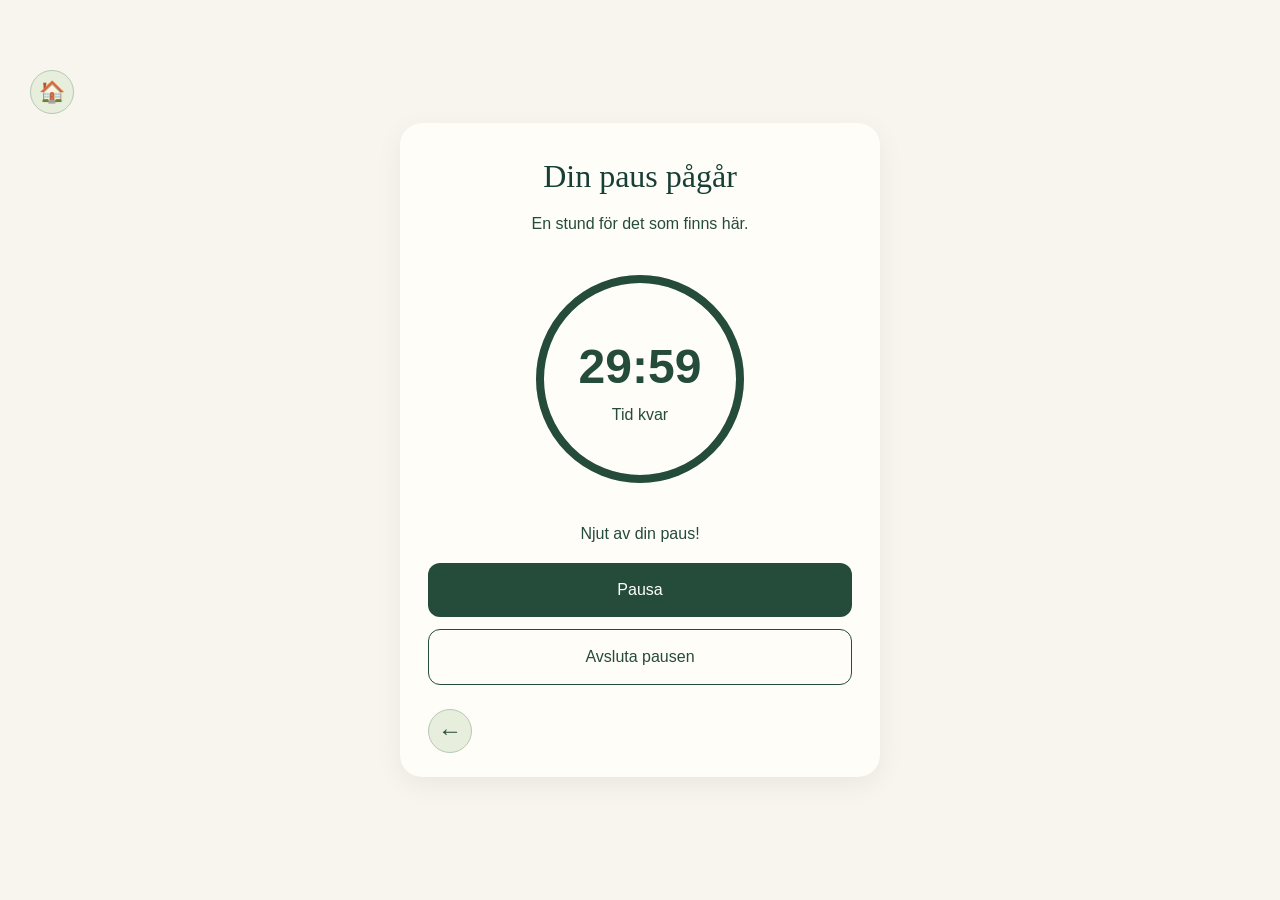
<file: pausklocka.html>
<!DOCTYPE html>
<html lang="sv">
<head>
  <meta charset="UTF-8">
  <meta name="viewport" content="width=device-width, initial-scale=1.0">

  <title>Pausklocka – Skärmfrid</title>

  <link rel="stylesheet" href="style.css">

  <style>
    .timer-page {
      min-height: 100vh;
      min-height: 100dvh;
      margin: 0;
      display: grid;
      place-items: center;
      padding: 24px;
      box-sizing: border-box;
      background: #f7f5ee;
      color: #254b3b;
    }

    .timer-page * {
      box-sizing: border-box;
    }

    .timer-card {
      width: 100%;
      max-width: 480px;
      padding: 36px 28px 24px;
      text-align: center;
      background: #fffdf8;
      border-radius: 22px;
      box-shadow: 0 8px 28px rgba(0, 0, 0, 0.06);
    }

    .timer-card h1 {
      font-family: Georgia, serif;
      font-size: 32px;
      margin: 0 0 16px;
    }

    .timer-card p {
      line-height: 1.6;
    }

    /* Rund nedräkningsklocka */

    .timer-circle {
      position: relative;
      width: 220px;
      height: 220px;
      margin: 32px auto;
      border: none;
      border-radius: 50%;
      display: flex;
      align-items: center;
      justify-content: center;
    }

    .timer-progress {
      position: absolute;
      inset: 0;
      width: 100%;
      height: 100%;
      transform: rotate(-90deg);
    }

    .timer-track,
    .timer-ring {
      fill: none;
      stroke-width: 8;
    }

    .timer-track {
      stroke: #dce6d9;
    }

    .timer-ring {
      stroke: #254b3b;
      stroke-linecap: round;
      stroke-dasharray: 628.319;
      stroke-dashoffset: 0;
      transition: stroke-dashoffset 0.25s linear;
    }

    .timer-content {
      position: relative;
      z-index: 1;
      display: flex;
      flex-direction: column;
      align-items: center;
      justify-content: center;
    }

    .timer-display {
      font-size: 48px;
      font-weight: 600;
      font-variant-numeric: tabular-nums;
    }

    /* Pausa och avsluta */

    .timer-actions {
      display: grid;
      gap: 12px;
    }

    .timer-actions button {
      padding: 15px;
      border-radius: 12px;
      font-size: 16px;
      cursor: pointer;
    }

    .timer-actions button[hidden] {
      display: none;
    }

    .timer-primary {
      background: #254b3b;
      color: #ffffff;
      border: none;
    }

    .timer-primary:hover {
      background: #193d2e;
    }

    .timer-secondary {
      background: transparent;
      color: #254b3b;
      border: 1px solid #254b3b;
    }

    /* Tillbaka-pil längst ned till vänster */

    .timer-navigation {
      display: flex;
      justify-content: flex-start;
      margin-top: 24px;
    }

    .timer-back-btn {
      display: inline-flex;
      align-items: center;
      justify-content: center;
      width: 44px;
      height: 44px;
      background: #e7eedc;
      color: #254b3b;
      border: 1px solid #b6c8b6;
      border-radius: 50%;
      font-size: 24px;
      font-weight: 500;
      text-decoration: none;
      transition: background 0.2s ease;
    }

    .timer-back-btn:hover {
      background: #d5e3cd;
    }

    .timer-back-btn:focus-visible,
    .timer-actions button:focus-visible {
      outline: 3px solid #8eaf91;
      outline-offset: 3px;
    }

    /* Mobilanpassning */

    @media (max-width: 480px) {
      .timer-page {
        padding: 16px;
      }

      .timer-card {
        padding: 28px 20px 22px;
      }

      .timer-card h1 {
        font-size: 28px;
      }

      .timer-circle {
        width: 200px;
        height: 200px;
      }

      .timer-display {
        font-size: 42px;
      }
    }

    @media (prefers-reduced-motion: reduce) {
      .timer-ring,
      .timer-back-btn {
        transition: none;
      }
    }


/* Home-knapp i övre vänstra hörnet */
.timer-page {
  position: relative;
}

.timer-page .home-button {
  position: absolute;
  top: 12px;
  left: 12px;
  width: 44px;
  height: 44px;
  display: flex;
  align-items: center;
  justify-content: center;
  background: #e7eedc;
  color: #254b3b;
  border: 1px solid #b6c8b6;
  border-radius: 50%;
  text-decoration: none;
  font-size: 21px;
  z-index: 20;
}

.timer-page .home-button:hover {
  background: #d5e3cd;
}

  </style>
</head>
 

<body class="timer-page">

 

  <main class="timer-card">

   
    <p
      class="user-greeting"
      id="user-greeting"
      hidden>
    </p>

    <a href="hem.html" class="home-button" aria-label="Till startsidan">
      🏠
    </a>
    
    <h1 id="timer-heading">
      Din paus pågår
    </h1>

    <p id="activity-name">
      En stund för det som finns här.
    </p>

    <!-- Nedräkningsklocka -->
    <div class="timer-circle">

      <svg
        class="timer-progress"
        viewBox="0 0 220 220"
        aria-hidden="true">

        <circle
          class="timer-track"
          cx="110"
          cy="110"
          r="100"
        />

        <circle
          id="progress-ring"
          class="timer-ring"
          cx="110"
          cy="110"
          r="100"
        />

      </svg>

      <div class="timer-content">
        <div class="timer-display" id="timer">
          15:00
        </div>

        <span>Tid kvar</span>
      </div>

    </div>

    <p
      id="timer-status"
      role="status"
      aria-live="polite">
      Njut av din paus!
    </p>

    <!-- Kontrollknappar -->
    <div class="timer-actions">

      <button
        class="timer-primary"
        id="pause-button"
        type="button">
        Pausa
      </button>

      <button
        class="timer-secondary"
        id="stop-button"
        type="button">
        Avsluta pausen
      </button>

    </div>

    <!-- Tillbaka till Aktivitetsförslag -->
    <nav
      class="timer-navigation"
      aria-label="Tillbaka">

      <a
        href="Aktivitetsforslag.html"
        class="timer-back-btn"
        aria-label="Tillbaka till aktivitetsförslag"
        title="Tillbaka">
        <span aria-hidden="true">←</span>
      </a>

    </nav>

  </main>

  <script src="pausklocka.js"></script>

</body>
</html>
</file>
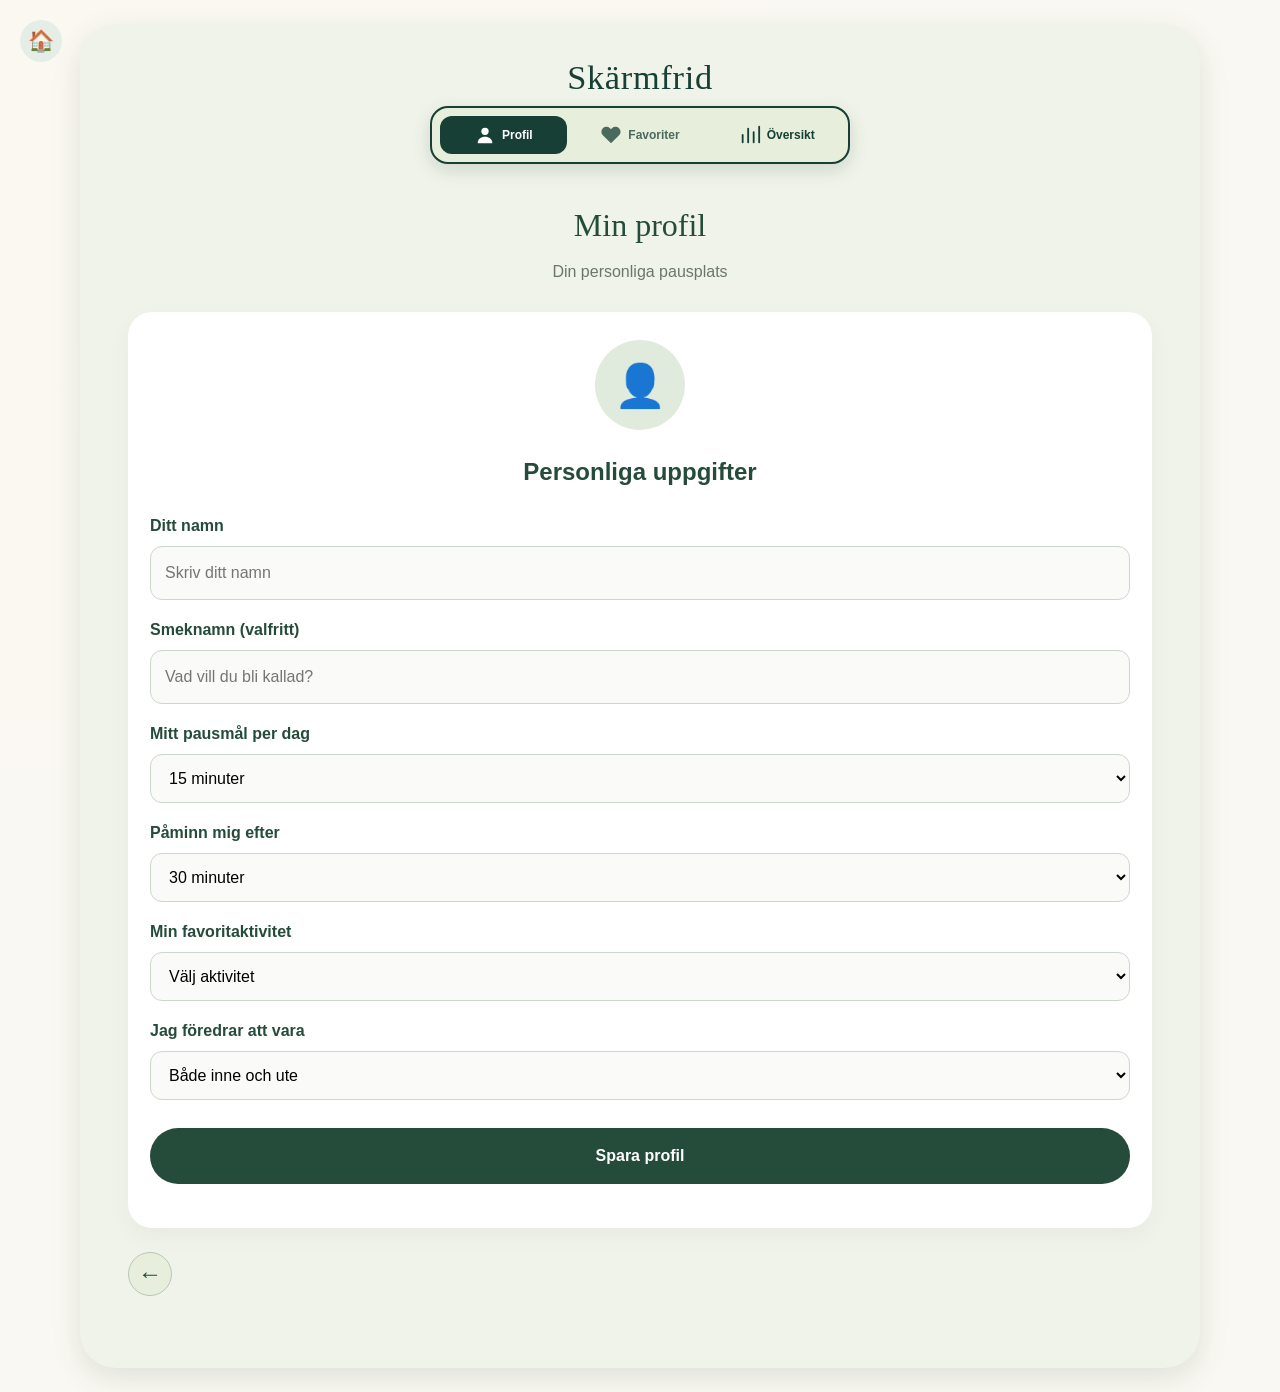
<file: profil.html>
<!DOCTYPE html>
<html lang="sv">
<head>
  <meta charset="UTF-8">
  <meta name="viewport"
        content="width=device-width, initial-scale=1.0">

  <title>Min profil – Skärmfrid</title>

  <link rel="stylesheet" href="style.css">

  <style>
    /* Tillbaka-pil längst ned till vänster */

    .profil-navigation {
      display: flex;
      justify-content: flex-start;
      margin-top: 24px;
      margin-bottom: 20px;
    }

    .profil-back-btn {
      display: inline-flex;
      align-items: center;
      justify-content: center;
      width: 44px;
      height: 44px;
      background: #e7eedc;
      color: #254b3b;
      border: 1px solid #b6c8b6;
      border-radius: 50%;
      font-size: 24px;
      font-weight: 500;
      text-decoration: none;
      box-sizing: border-box;
      transition: background 0.2s ease;
    }

    .profil-back-btn:hover {
      background: #d5e3cd;
    }

    .profil-back-btn:focus-visible {
      outline: 3px solid #254b3b;
      outline-offset: 3px;
    }
  </style>
</head>

<body>

  
<a href="hem.html" class="home-button" aria-label="Till startsidan">
  🏠
</a>

  <div class="app">

    <header class="brand">
      <p class="logo">Skärmfrid</p>
      
    </header>

    <nav class="tabbar" aria-label="Huvudmeny">


      <a class="tab is-active"
         href="profil.html"
         aria-current="page">
        <svg viewBox="0 0 24 24" aria-hidden="true">
          <circle cx="12" cy="8" r="4"></circle>
          <path d="M4 21c0-4.5 3.5-7 8-7s8 2.5 8 7"></path>
        </svg>
        Profil
      </a>

      <a class="tab is-disabled"
         href="#"
         aria-disabled="true"
         tabindex="-1">
        <svg viewBox="0 0 24 24" aria-hidden="true">
          <path d="M20.8 4.6a5.5 5.5 0 0 0-7.8 0L12 5.7l-1.1-1.1a5.5 5.5 0 0 0-7.8 7.8L12 21l8.8-8.6a5.5 5.5 0 0 0 0-7.8z"></path>
        </svg>
        Favoriter
      </a>

      <a class="tab" href="oversikt.html">
        <svg viewBox="0 0 24 24"
             aria-hidden="true"
             fill="none"
             stroke="currentColor"
             stroke-width="2"
             stroke-linecap="round">
          <path d="M4 20V12M10 20V5M16 20V9M22 20V3"></path>
        </svg>
        Översikt
      </a>

    </nav>

    <main class="profil-page">

      <h1>Min profil</h1>
      <p>Din personliga pausplats</p>

      <p class="user-greeting"
         id="user-greeting"
         hidden></p>

      <section class="profil-card">

        <div class="profil-avatar">👤</div>

        <h2>Personliga uppgifter</h2>

        <label for="profil-namn">
          Ditt namn
        </label>
        <input
          id="profil-namn"
          type="text"
          placeholder="Skriv ditt namn">

        <label for="profil-smeknamn">
          Smeknamn (valfritt)
        </label>
        <input
          id="profil-smeknamn"
          type="text"
          maxlength="30"
          placeholder="Vad vill du bli kallad?">

        <label for="profil-mal">
          Mitt pausmål per dag
        </label>
        <select id="profil-mal">
          <option value="15">15 minuter</option>
          <option value="30">30 minuter</option>
          <option value="60">60 minuter</option>
          <option value="120">120 minuter</option>
        </select>

        <label for="profil-paminnelse">
          Påminn mig efter
        </label>
        <select id="profil-paminnelse">
          <option value="30">30 minuter</option>
          <option value="60">60 minuter</option>
          <option value="90">90 minuter</option>
          <option value="120">120 minuter</option>
        </select>

        <label for="profil-aktivitet">
          Min favoritaktivitet
        </label>
        <select id="profil-aktivitet">
          <option value="">Välj aktivitet</option>
          <option value="promenad">Promenad</option>
          <option value="traning">Träning</option>
          <option value="lasa">Läsa en bok</option>
          <option value="musik">Lyssna på musik</option>
          <option value="familj">Tid med familjen</option>
        </select>

        <label for="profil-plats">
          Jag föredrar att vara
        </label>
        <select id="profil-plats">
          <option value="bada">Både inne och ute</option>
          <option value="inne">Inomhus</option>
          <option value="ute">Utomhus</option>
        </select>

        <button type="button" id="spara-profil">
          Spara profil
        </button>

        <p id="profil-meddelande" role="status"></p>

      </section>

      <!-- Tillbaka-pil längst ned till vänster -->
      <nav class="profil-navigation"
           aria-label="Tillbaka">

        <a href="hem.html"
           class="profil-back-btn"
           aria-label="Tillbaka till startsidan"
           title="Tillbaka">
          <span aria-hidden="true">←</span>
        </a>

      </nav>

    </main>

  </div>

  <script src="profil.js"></script>

</body>
</html>
</file>
<file: style.css>
/* Skärmfrid – återställd och rensad CSS */
:root {
  --bg: #FAF8F2;
  --bg-soft: #F0F3E9;
  --ink: #173F35;
  --forest: #173F35;
  --forest-hover: #2D6651;
  --muted: #4B6056;
  --sage: #E7EEDC;
  --sage-strong: #D1DFC5;
  --white: #FFFFFF;
  --line: rgba(23, 63, 53, 0.22);
  --shadow: 0 10px 30px rgba(23, 63, 53, 0.12);
  --serif: "Cormorant Garamond", "Times New Roman", serif;
  --sans: "Outfit", "Segoe UI", sans-serif;
  --radius-pill: 999px;
  --tabbar-height: 84px;
}
*, *::before, *::after { box-sizing: border-box; }
html, body { margin: 0; min-height: 100%; }
body { font-family: var(--sans); background: var(--bg); color: var(--ink); line-height: 1.5; }
img { display: block; max-width: 100%; }
button, input, select { font: inherit; }
[hidden] { display: none !important; }

.app { width: min(100%, 440px); min-height: 100svh; margin: 0 auto; padding: 24px 22px calc(115px + env(safe-area-inset-bottom)); display: flex; flex-direction: column; }
.brand { text-align: center; margin-bottom: 18px; position: relative; z-index: 2; }
.logo { margin: 0; font-family: var(--serif); font-size: 2.15rem; font-weight: 500; letter-spacing: .02em; color: var(--forest); line-height: 1; }
.tagline { margin: 10px 0 0; font-size: .68rem; font-weight: 500; letter-spacing: .16em; text-transform: uppercase; color: var(--muted); }
.user-greeting { margin: 8px 0 0; color: var(--forest); font-size: .95rem; }
.page { display: flex; flex: 1; flex-direction: column; gap: 0; min-width: 0; }

/* Navigation */
.tabbar { position: fixed; left: 0; right: 0; bottom: 0; z-index: 1000; display: flex; justify-content: space-around; align-items: center; gap: 4px; width: 100%; margin: 0; padding: 10px 8px calc(10px + env(safe-area-inset-bottom)); background: var(--sage); border: 2px solid var(--forest); border-radius: 18px 18px 0 0; box-shadow: 0 -4px 18px rgba(23,63,53,.15); }
.tab { display: flex; flex: 1; min-width: 0; flex-direction: column; align-items: center; justify-content: center; gap: 4px; padding: 8px 4px; border-radius: 12px; color: var(--forest); text-decoration: none; font-size: 12px; font-weight: 600; text-align: center; }
.tab svg { width: 22px; height: 22px; flex-shrink: 0; fill: currentColor; }
.tab svg[fill="none"] { fill: none; }
.tab.is-active, .tab[aria-current="page"] { background: var(--forest); color: var(--white); }
.tab.is-disabled { opacity: .75; pointer-events: none; }

/* Bild och påminnelse */
.intro { width: 100%; min-width: 0; }
.hero-content { display: grid; grid-template-columns: minmax(0,1fr) minmax(0,1fr); gap: 12px; align-items: center; width: 100%; }
.hero-frame { width: 100%; max-width: 240px; aspect-ratio: 1; margin: 0 auto; overflow: hidden; border-radius: 50%; background: #ece7dc; box-shadow: var(--shadow); }
.hero-image { width: 100%; height: 100%; object-fit: cover; object-position: center 42%; transform: scale(1.04); }
h1 { margin: 0 auto; font-family: var(--serif); font-size: clamp(2.15rem, 8vw, 2.7rem); font-weight: 500; line-height: 1.12; color: var(--ink); }
.lead { margin: 18px 0 0; color: var(--muted); font-size: 1.02rem; line-height: 1.55; text-align: left; }
.reminder-area { width: 100%; min-width: 0; }
.reminder-status { margin: 0 0 8px; font-size: 12px; color: var(--forest); overflow-wrap: anywhere; }
.reminder-status:empty { display: none; }
.reminder-mini { display: flex; flex-direction: column; align-items: stretch; gap: 9px; width: 100%; margin: 0; padding: 12px; background: var(--sage); border: 1px solid #A8BCA8; border-radius: 16px; box-shadow: 0 4px 14px rgba(23,63,53,.10); }
.reminder-mini label { font-size: 13px; font-weight: 600; color: var(--forest); }
.reminder-mini select, .reminder-mini input { width: 100%; min-width: 0; padding: 10px 8px; border: 1px solid #A8BCA8; border-radius: 10px; background: white; color: var(--forest); font-size: 14px; }
.reminder-mini button { width: 100%; min-height: 40px; padding: 9px 10px; background: var(--forest); color: white; border: 0; border-radius: 10px; font-size: 14px; font-weight: 600; cursor: pointer; }
.reminder-mini button:hover { background: var(--forest-hover); }
.reminder-mini .reminder-start.is-stopping { background: #a52e2e; }
.reminder-mini .reminder-start.is-stopping:hover { background: #922f2f; }

/* Skärmpaus – hela formuläret är en panel */
#pause-form.setup { display: grid; gap: 22px; width: 100%; margin-top: 24px; padding: 20px; background: var(--sage); border-radius: 22px; }
.pause-time-box { display: flex; flex-direction: column; gap: 10px; min-width: 0; }
.pause-time-box label { color: var(--forest); font-size: 16px; font-weight: 600; }
.pause-time-box select { width: 100%; min-width: 0; padding: 12px; border: 1px solid #A8BCA8; border-radius: 12px; background: white; color: var(--forest); font-size: 16px; }
.custom-time { margin: 0; padding: 16px; border: 1px solid #d6ddd5; border-radius: 14px; background: rgba(255,255,255,.5); }
.custom-time label { display: block; font-size: .9rem; }
.custom-time-fields { display: flex; gap: 12px; margin-top: 12px; }
.custom-time-fields input { width: 50%; min-width: 0; padding: 12px; border: 1px solid #aab9ae; border-radius: 10px; font-size: 16px; }
.custom-time p { margin: 10px 0 0; font-size: .82rem; color: var(--muted); }
.choice { margin: 0; padding: 0; border: 0; min-width: 0; }
.choice legend { padding: 0; font-size: 1.02rem; font-weight: 500; color: var(--ink); }
.choice-hint { margin: 6px 0 14px; color: var(--muted); font-size: .92rem; }
.chip-row, .segmented { display: grid; grid-template-columns: repeat(2,minmax(0,1fr)); gap: 8px; }
.chip-row { margin-top: 14px; }
.chip, .segment { position: relative; cursor: pointer; }
.chip input, .segment input { position: absolute; inset: 0; opacity: 0; pointer-events: none; }
.chip span, .segment span { display: grid; place-items: center; min-height: 46px; padding: 0 10px; border-radius: var(--radius-pill); text-align: center; transition: background .2s ease, color .2s ease, box-shadow .2s ease; }
.chip span { background: var(--white); color: var(--forest); font-size: .92rem; font-weight: 500; box-shadow: inset 0 0 0 1px var(--line); }
.chip:hover span { background: var(--bg-soft); }
.chip input:checked + span { background: var(--forest); color: var(--white); box-shadow: none; }
.segmented { margin-top: 12px; padding: 5px; background: var(--sage-strong); border-radius: var(--radius-pill); }
.segment span { color: var(--forest); font-size: .95rem; font-weight: 500; }
.segment input:checked + span { background: var(--white); box-shadow: 0 6px 16px rgba(47,74,60,.08); }
.btn-primary { width: 100%; min-height: 56px; margin-top: 6px; border: 0; border-radius: var(--radius-pill); background: var(--forest); color: white; font-size: 1.05rem; font-weight: 500; cursor: pointer; transition: background .2s ease, transform .15s ease; }
.btn-primary:hover { background: var(--forest-hover); }
.btn-primary:active { transform: translateY(1px); }
.form-status { min-height: 1.4em; margin: 0; text-align: center; color: var(--forest); font-size: .92rem; }
.footnote { margin: 18px 0 0; text-align: center; color: var(--muted); font-size: .86rem; }
:where(.chip input:focus-visible + span, .segment input:focus-visible + span, .btn-primary:focus-visible, .tab:focus-visible, select:focus-visible, button:focus-visible, .custom-time input:focus-visible) { outline: 2px solid var(--forest); outline-offset: 3px; }

/* Profil och andra sidor */
.back-home { display: inline-flex; align-items: center; margin: 20px; padding: 10px 16px; background: #e4ecdf; color: #254b3b; border-radius: 12px; text-decoration: none; font-size: 14px; font-weight: 600; }
.back-home:hover { background: #d4e2ce; }
.timer-page h1 { width: 100%; margin-left: auto; margin-right: auto; text-align: center; }
.profil-page { width: 100%; padding: 24px 0; text-align: center; }
.profil-page h1 { font-size: 2rem; color: #254b3b; margin-bottom: 8px; }
.profil-page > p { color: #69766e; margin-bottom: 28px; }
.profil-card { background: white; border-radius: 24px; padding: 28px 22px; text-align: left; box-shadow: 0 8px 24px rgba(0,0,0,.04); }
.profil-avatar { width: 90px; height: 90px; border-radius: 50%; background: #e1ebdd; display: flex; align-items: center; justify-content: center; font-size: 42px; margin: 0 auto 24px; }
.profil-card h2 { text-align: center; margin-bottom: 24px; color: #254b3b; }
.profil-card label { display: block; margin: 18px 0 8px; font-weight: 600; color: #254b3b; }
.profil-card input, .profil-card select { width: 100%; padding: 14px; border: 1px solid #ccd8cc; border-radius: 12px; background: #fafbf8; font: inherit; }
#spara-profil { width: 100%; padding: 16px; margin-top: 28px; background: #254b3b; color: white; border: 0; border-radius: 30px; font: inherit; font-weight: 600; cursor: pointer; }
#profil-meddelande { text-align: center; color: #254b3b; margin-top: 12px; }

@media (min-width: 480px) { .chip-row { grid-template-columns: repeat(4,minmax(0,1fr)); } }
@media (max-width: 380px) { .app { padding-left: 14px; padding-right: 14px; } .hero-content { gap: 8px; } .reminder-mini { padding: 9px; gap: 7px; } .reminder-mini label { font-size: 12px; } .reminder-mini select, .reminder-mini button { font-size: 13px; } #pause-form.setup { padding: 16px; } }
@media (min-width: 900px) {
  body { background: radial-gradient(circle at top left,#fbf8f1 0%,transparent 42%),var(--bg); }
  .app { width: min(1120px,calc(100% - 64px)); min-height: auto; margin: 24px auto; padding: 36px 48px 28px; background: var(--bg-soft); border-radius: 36px; box-shadow: var(--shadow); }
  .brand { margin-bottom: 8px; }
  .tabbar { position: static; width: 100%; max-width: 420px; margin: 4px auto 20px; padding: 8px; gap: 10px; border-radius: 18px; box-shadow: 0 6px 18px rgba(23,63,53,.15); }
  .tab { flex: 1; flex-direction: row; gap: 6px; padding: 8px 10px; font-size: .75rem; }
  .page { align-items: stretch; gap: 24px; }
  .intro { width: 100%; }
  .hero-content { max-width: 700px; margin: 0 auto; gap: 36px; }
  .hero-frame { max-width: 260px; }
  .lead { max-width: 700px; margin: 18px auto 0; }
  #pause-form.setup { max-width: 700px; margin: 0 auto; padding: 28px; }
  .footnote { margin: 0; }
}

/* Skärmfrid – luftigare layout */

/* Mer mellanrum före Skärmpaus */
#pause-form.setup {
  width: calc(100% - 32px);
  max-width: 580px;
  margin: 48px auto 0;
  padding: 24px;
  border-radius: 22px;
}

/* Mer luft mellan innehållet */
#pause-form.setup {
  gap: 26px;
}

/* Mobilanpassning */
@media (max-width: 600px) {
  #pause-form.setup {
    width: calc(100% - 16px);
    margin-top: 36px;
    padding: 18px;
    gap: 22px;
  }
}

/* Dator */
@media (min-width: 900px) {
  #pause-form.setup {
    max-width: 580px;
    margin: 48px auto 0;
  }
}

.reminder-description {
  margin: 0 0 16px;
  color: #254b3b;
  font-size: 14px;
  line-height: 1.5;
}

.reminder-description strong {
  display: block;
  font-size: 17px;
  margin-bottom: 6px;
}

.reminder-description span {
  display: block;
}


/* Valfri tid – visas endast när den är vald */

#pause-form #pause-custom-time {
  display: none !important;
  margin-top: 12px;
  padding: 0;
  background: transparent;
  border: none;
  box-shadow: none;
}

#pause-form #pause-custom-time.is-visible {
  display: block !important;
}

#pause-custom-time .custom-time-fields {
  display: flex;
  gap: 10px;
  margin-top: 0;
}

#pause-custom-time .custom-time-fields input {
  flex: 1;
  width: 100%;
  min-width: 0;
}

/* Mer luft mellan hälsning och rubrik */
#user-greeting {
  margin-bottom: 32px !important;
}
#activity-select {
  width: 100%;
  padding: 15px;
  border-radius: 12px;
  font-size: 16px;
  background: #fffdf8;
  color: #254b3b;
  border: 1px solid #254b3b;
  cursor: pointer;
}


/* Home-symbol för Skärmfrids undersidor */
.home-button {
  position: absolute;
  top: 20px;
  left: 20px;
  width: 42px;
  height: 42px;
  display: flex;
  align-items: center;
  justify-content: center;
  border-radius: 50%;
  background-color: #e4eee7;
  color: #285b48;
  text-decoration: none;
  font-size: 21px;
  z-index: 10;
  transition: background-color 0.2s ease;
}

.home-button:hover {
  background-color: #cfe2d5;
}

.home-button:focus-visible {
  outline: 3px solid #285b48;
  outline-offset: 3px;
}

/* Tillbaka-pil ovanför flikmenyn på Översikt */
.overview-page .back-button {
  position: relative;
  display: flex;
  align-items: center;
  justify-content: center;
  margin: 24px 0 90px 16px;
  width: 42px;
  height: 42px;
  z-index: 5;
}

/* Översikt – placera tillbaka-pilen ovanför flikmenyn */
.overview-page .back-button {
  position: relative;
  margin: 16px 0 110px 16px;
  z-index: 10;
}

/* Placera Home-knappen på pausklockans beige bakgrund */
body.timer-page {
  position: relative;
}

body.timer-page .home-button {
  position: absolute;
  top: 70px;
  left: 30px;
  z-index: 20;
}
</file>
